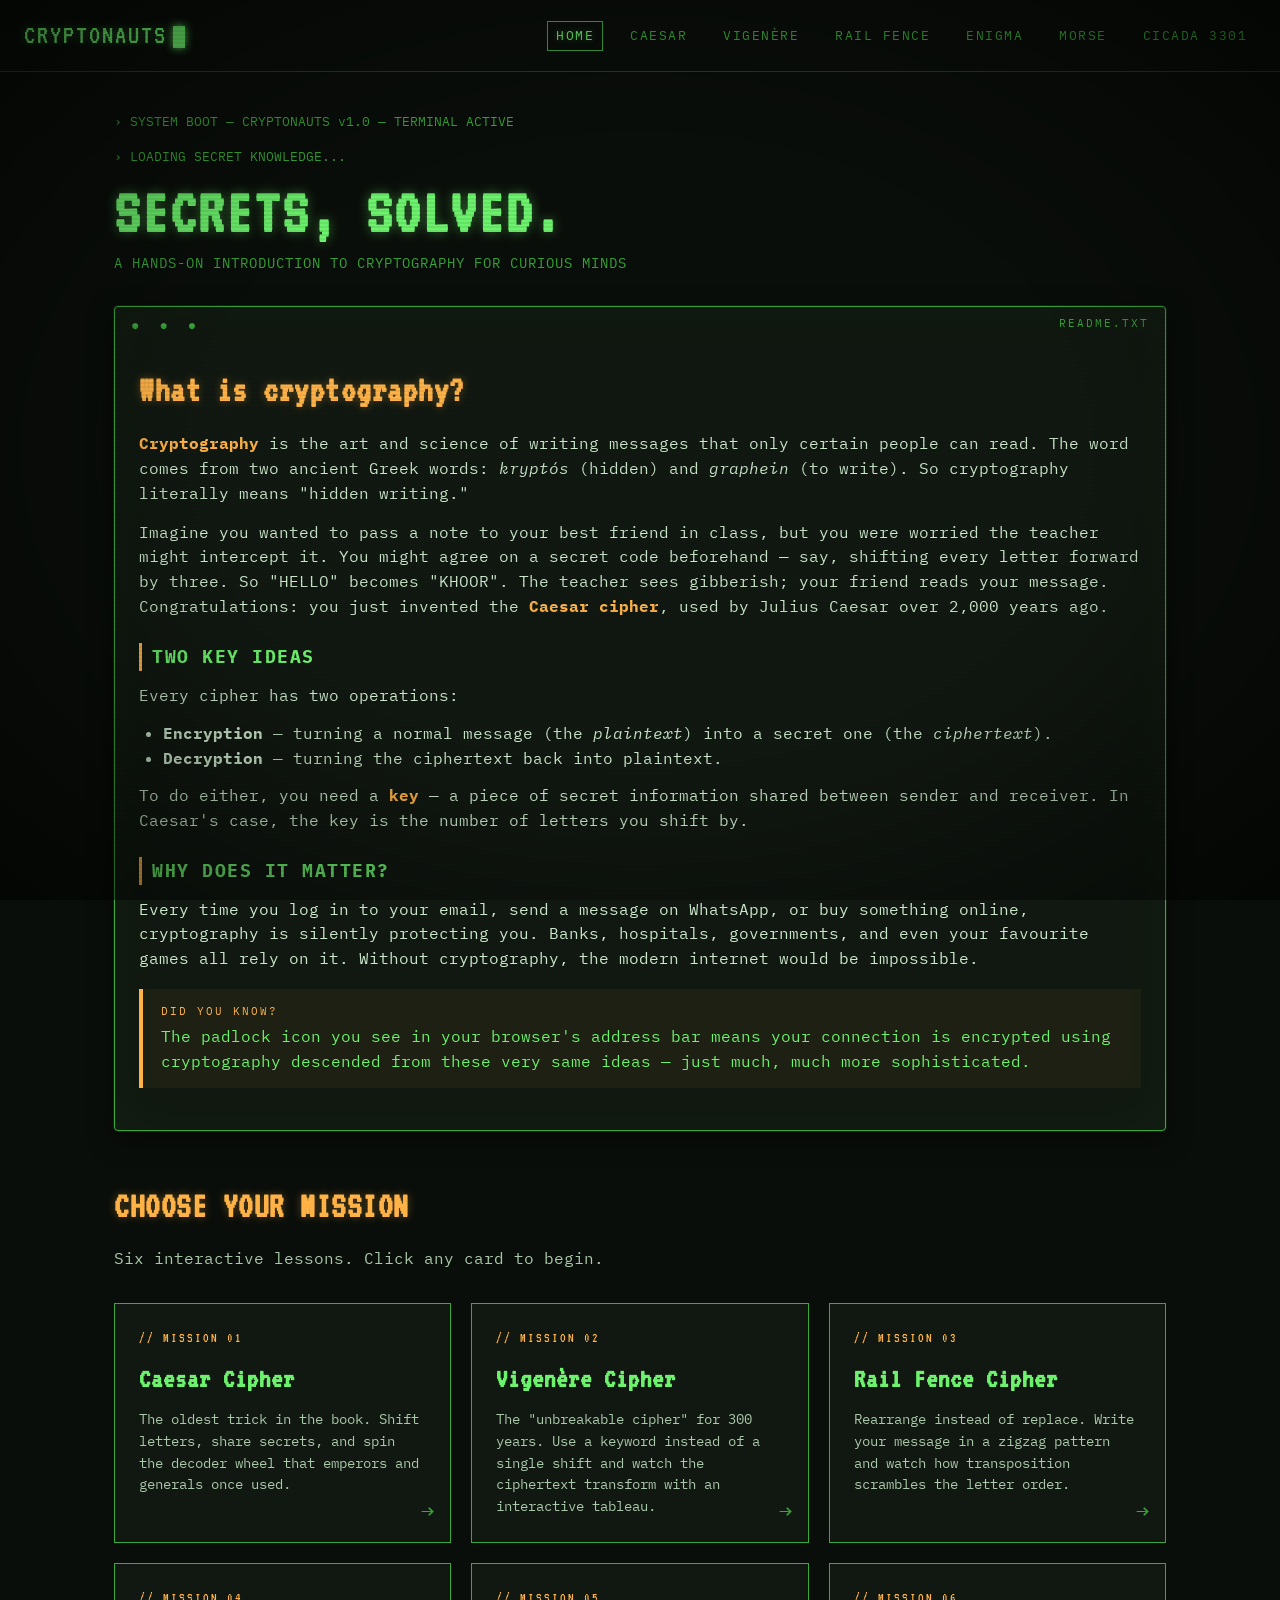
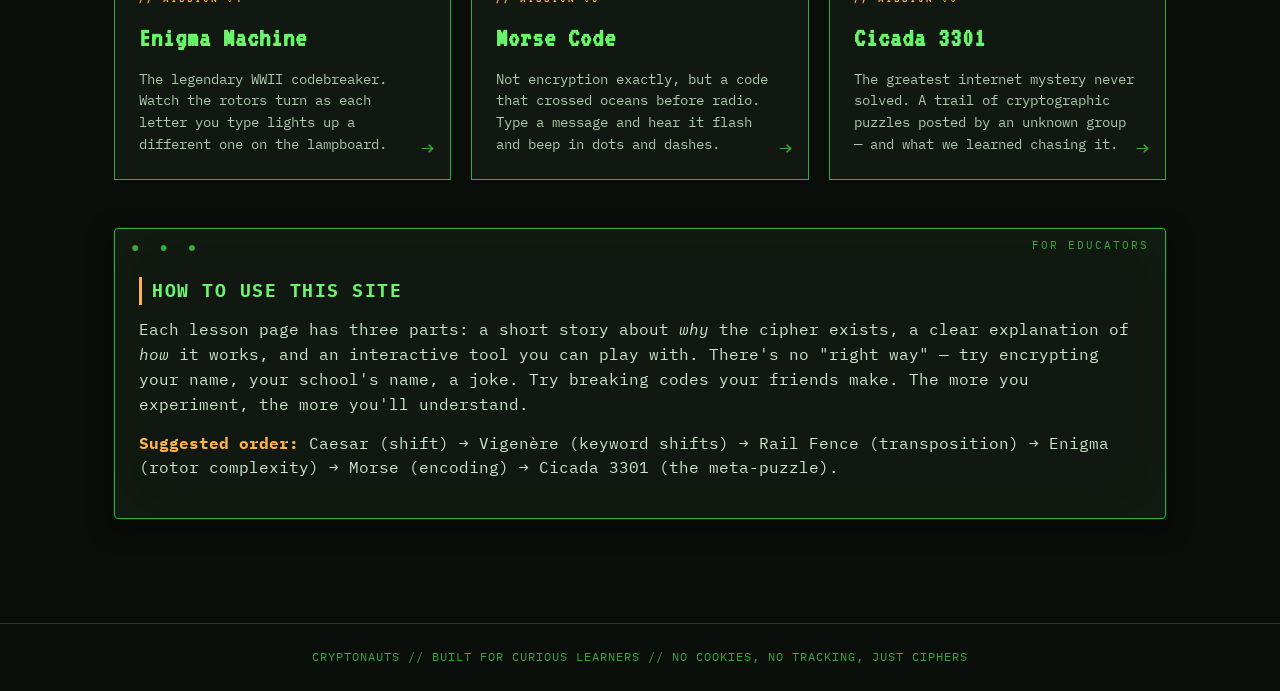
<file: index.html>
<!DOCTYPE html>
<html lang="en">
<head>
  <meta charset="UTF-8">
  <meta name="viewport" content="width=device-width, initial-scale=1.0">
  <title>CRYPTONAUTS — Learn Cryptography</title>
  <link rel="stylesheet" href="styles.css">
</head>
<body>

<nav class="topnav">
  <a href="index.html" class="brand">CRYPTONAUTS<span class="blink"></span></a>
  <div class="nav-links">
    <a href="index.html" class="active">HOME</a>
    <a href="caesar.html">CAESAR</a>
    <a href="vigenere.html">VIGENÈRE</a>
    <a href="railfence.html">RAIL FENCE</a>
    <a href="enigma.html">ENIGMA</a>
    <a href="morse.html">MORSE</a>
    <a href="cicada.html">CICADA 3301</a>
  </div>
</nav>

<div class="container">

  <div class="boot-line" style="animation-delay: 0s">
    <p style="color: var(--phosphor-dim); font-size: 13px;">› SYSTEM BOOT — CRYPTONAUTS v1.0 — TERMINAL ACTIVE</p>
  </div>
  <div class="boot-line" style="animation-delay: 0.3s">
    <p style="color: var(--phosphor-dim); font-size: 13px;">› LOADING SECRET KNOWLEDGE...</p>
  </div>
  <div class="boot-line" style="animation-delay: 0.6s">
    <h1 class="page-title">SECRETS, SOLVED.</h1>
    <p class="page-subtitle">A HANDS-ON INTRODUCTION TO CRYPTOGRAPHY FOR CURIOUS MINDS</p>
  </div>

  <div class="terminal boot-line" style="animation-delay: 0.9s">
    <span class="terminal-label">README.TXT</span>
    <div class="terminal-body">
      <h2>What is cryptography?</h2>
      <p><strong>Cryptography</strong> is the art and science of writing messages that only certain people can read. The word comes from two ancient Greek words: <em>kryptós</em> (hidden) and <em>graphein</em> (to write). So cryptography literally means "hidden writing."</p>

      <p>Imagine you wanted to pass a note to your best friend in class, but you were worried the teacher might intercept it. You might agree on a secret code beforehand — say, shifting every letter forward by three. So "HELLO" becomes "KHOOR". The teacher sees gibberish; your friend reads your message. Congratulations: you just invented the <strong>Caesar cipher</strong>, used by Julius Caesar over 2,000 years ago.</p>

      <h3>Two key ideas</h3>
      <p>Every cipher has two operations:</p>
      <ul style="margin-left: 24px; color: #cce8cc;">
        <li><strong>Encryption</strong> — turning a normal message (the <em>plaintext</em>) into a secret one (the <em>ciphertext</em>).</li>
        <li><strong>Decryption</strong> — turning the ciphertext back into plaintext.</li>
      </ul>
      <p style="margin-top: 12px;">To do either, you need a <strong>key</strong> — a piece of secret information shared between sender and receiver. In Caesar's case, the key is the number of letters you shift by.</p>

      <h3>Why does it matter?</h3>
      <p>Every time you log in to your email, send a message on WhatsApp, or buy something online, cryptography is silently protecting you. Banks, hospitals, governments, and even your favourite games all rely on it. Without cryptography, the modern internet would be impossible.</p>

      <div class="info-box">
        <div class="info-label">DID YOU KNOW?</div>
        The padlock icon you see in your browser's address bar means your connection is encrypted using cryptography descended from these very same ideas — just much, much more sophisticated.
      </div>
    </div>
  </div>

  <h2 style="margin-top: 48px;">CHOOSE YOUR MISSION</h2>
  <p style="color: #aac8aa;">Six interactive lessons. Click any card to begin.</p>

  <div class="lesson-grid">
    <a href="caesar.html" class="lesson-card">
      <div class="num">// MISSION 01</div>
      <h3>Caesar Cipher</h3>
      <p>The oldest trick in the book. Shift letters, share secrets, and spin the decoder wheel that emperors and generals once used.</p>
    </a>

    <a href="vigenere.html" class="lesson-card">
      <div class="num">// MISSION 02</div>
      <h3>Vigenère Cipher</h3>
      <p>The "unbreakable cipher" for 300 years. Use a keyword instead of a single shift and watch the ciphertext transform with an interactive tableau.</p>
    </a>

    <a href="railfence.html" class="lesson-card">
      <div class="num">// MISSION 03</div>
      <h3>Rail Fence Cipher</h3>
      <p>Rearrange instead of replace. Write your message in a zigzag pattern and watch how transposition scrambles the letter order.</p>
    </a>

    <a href="enigma.html" class="lesson-card">
      <div class="num">// MISSION 04</div>
      <h3>Enigma Machine</h3>
      <p>The legendary WWII codebreaker. Watch the rotors turn as each letter you type lights up a different one on the lampboard.</p>
    </a>

    <a href="morse.html" class="lesson-card">
      <div class="num">// MISSION 05</div>
      <h3>Morse Code</h3>
      <p>Not encryption exactly, but a code that crossed oceans before radio. Type a message and hear it flash and beep in dots and dashes.</p>
    </a>

    <a href="cicada.html" class="lesson-card glitch">
      <div class="num">// MISSION 06</div>
      <h3>Cicada 3301</h3>
      <p>The greatest internet mystery never solved. A trail of cryptographic puzzles posted by an unknown group — and what we learned chasing it.</p>
    </a>
  </div>

  <div class="terminal" style="margin-top: 48px;">
    <span class="terminal-label">FOR EDUCATORS</span>
    <div class="terminal-body">
      <h3>How to use this site</h3>
      <p>Each lesson page has three parts: a short story about <em>why</em> the cipher exists, a clear explanation of <em>how</em> it works, and an interactive tool you can play with. There's no "right way" — try encrypting your name, your school's name, a joke. Try breaking codes your friends make. The more you experiment, the more you'll understand.</p>
      <p><strong>Suggested order:</strong> Caesar (shift) → Vigenère (keyword shifts) → Rail Fence (transposition) → Enigma (rotor complexity) → Morse (encoding) → Cicada 3301 (the meta-puzzle).</p>
    </div>
  </div>

</div>

<footer>
  CRYPTONAUTS // BUILT FOR CURIOUS LEARNERS // NO COOKIES, NO TRACKING, JUST CIPHERS
</footer>

</body>
</html>
</file>
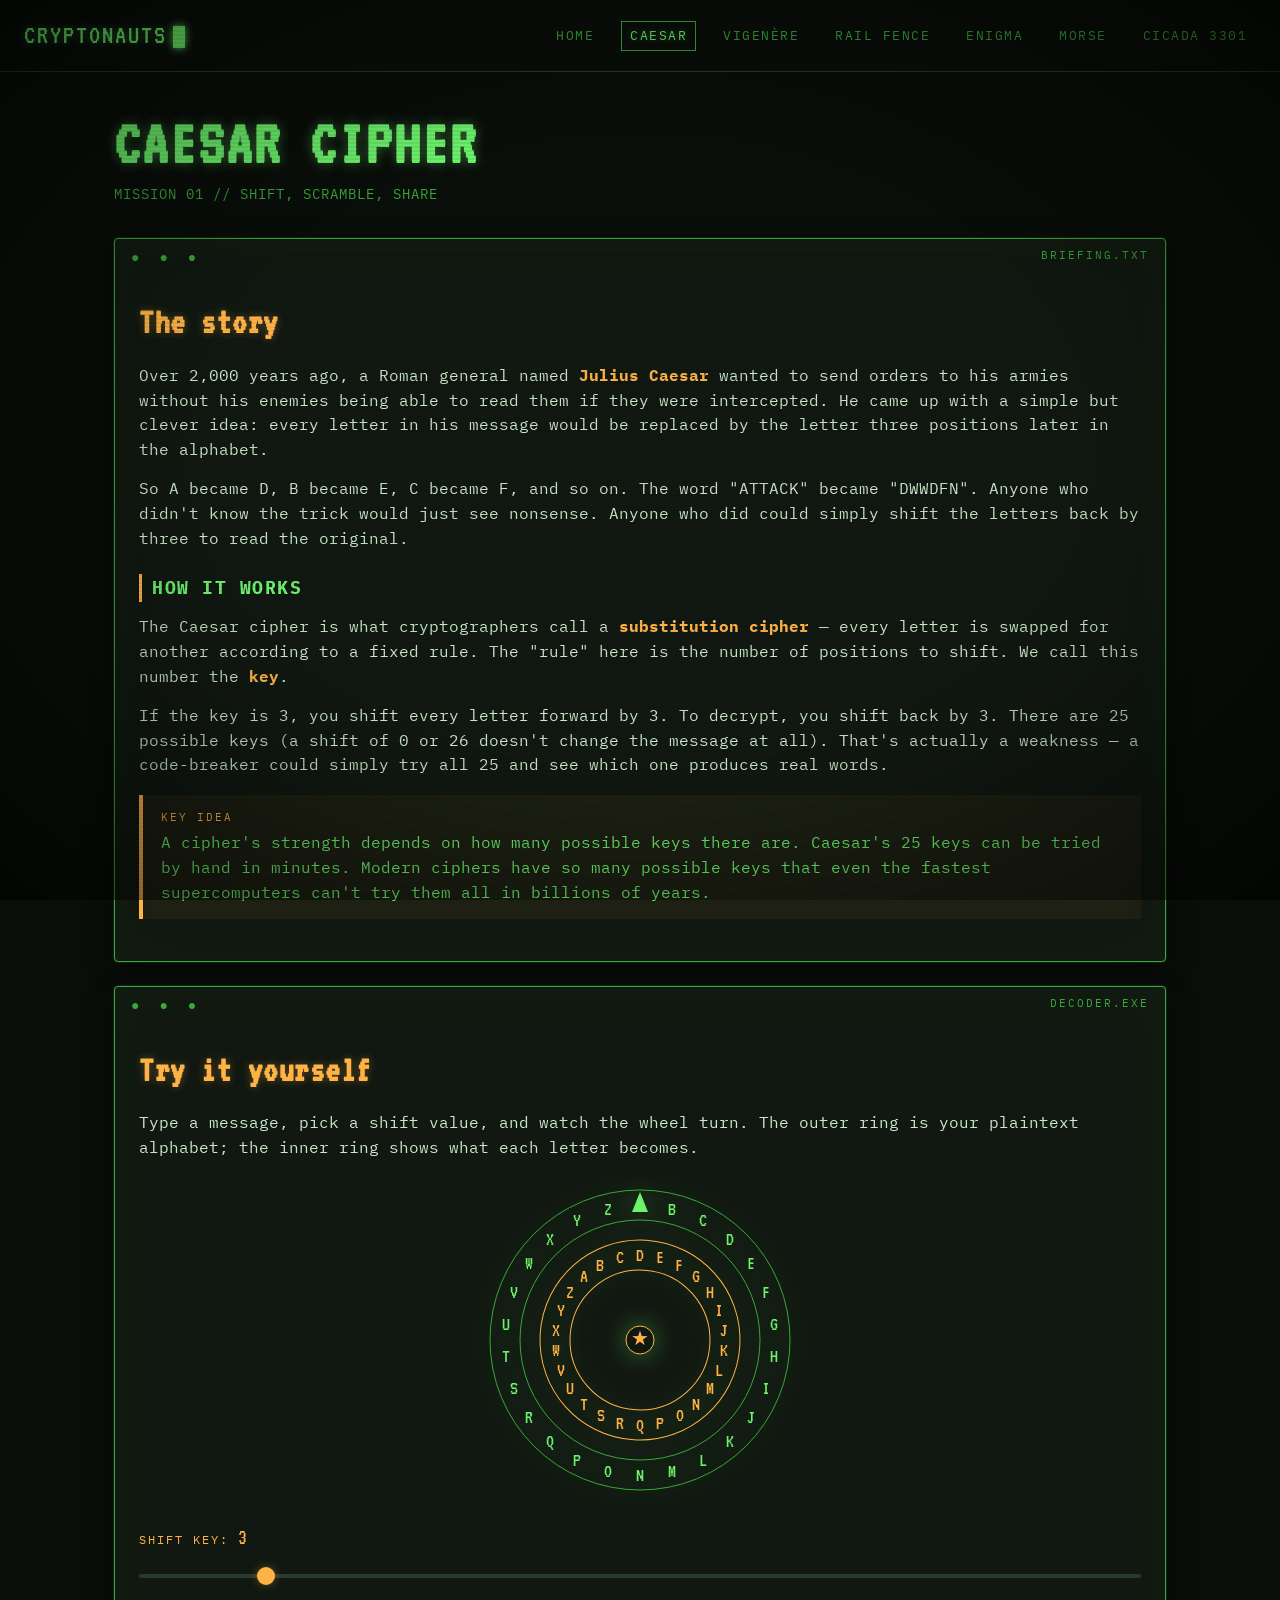
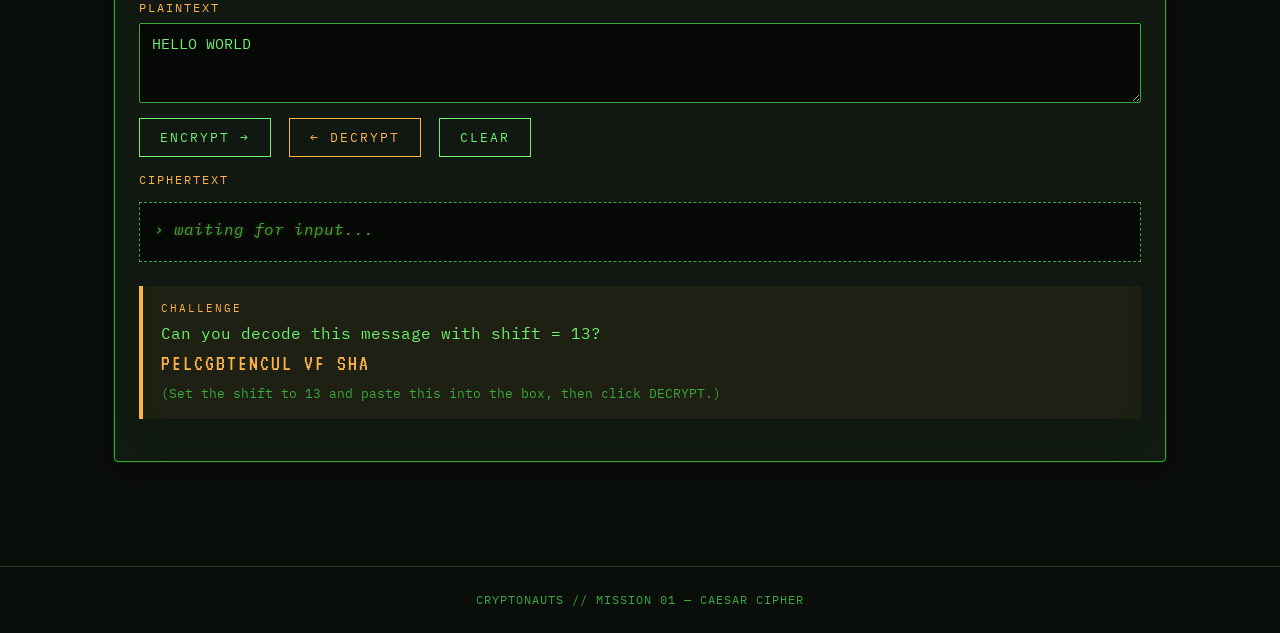
<file: caesar.html>
<!DOCTYPE html>
<html lang="en">
<head>
  <meta charset="UTF-8">
  <meta name="viewport" content="width=device-width, initial-scale=1.0">
  <title>Caesar Cipher — CRYPTONAUTS</title>
  <link rel="stylesheet" href="styles.css">
</head>
<body>

<nav class="topnav">
  <a href="index.html" class="brand">CRYPTONAUTS<span class="blink"></span></a>
  <div class="nav-links">
    <a href="index.html">HOME</a>
    <a href="caesar.html" class="active">CAESAR</a>
    <a href="vigenere.html">VIGENÈRE</a>
    <a href="railfence.html">RAIL FENCE</a>
    <a href="enigma.html">ENIGMA</a>
    <a href="morse.html">MORSE</a>
    <a href="cicada.html">CICADA 3301</a>
  </div>
</nav>

<div class="container">

  <h1 class="page-title">CAESAR CIPHER</h1>
  <p class="page-subtitle">MISSION 01 // SHIFT, SCRAMBLE, SHARE</p>

  <div class="terminal">
    <span class="terminal-label">BRIEFING.TXT</span>
    <div class="terminal-body">
      <h2>The story</h2>
      <p>Over 2,000 years ago, a Roman general named <strong>Julius Caesar</strong> wanted to send orders to his armies without his enemies being able to read them if they were intercepted. He came up with a simple but clever idea: every letter in his message would be replaced by the letter three positions later in the alphabet.</p>
      <p>So A became D, B became E, C became F, and so on. The word "ATTACK" became "DWWDFN". Anyone who didn't know the trick would just see nonsense. Anyone who did could simply shift the letters back by three to read the original.</p>

      <h3>How it works</h3>
      <p>The Caesar cipher is what cryptographers call a <strong>substitution cipher</strong> — every letter is swapped for another according to a fixed rule. The "rule" here is the number of positions to shift. We call this number the <strong>key</strong>.</p>
      <p>If the key is 3, you shift every letter forward by 3. To decrypt, you shift back by 3. There are 25 possible keys (a shift of 0 or 26 doesn't change the message at all). That's actually a weakness — a code-breaker could simply try all 25 and see which one produces real words.</p>

      <div class="info-box">
        <div class="info-label">KEY IDEA</div>
        A cipher's strength depends on how many possible keys there are. Caesar's 25 keys can be tried by hand in minutes. Modern ciphers have so many possible keys that even the fastest supercomputers can't try them all in billions of years.
      </div>
    </div>
  </div>

  <div class="terminal">
    <span class="terminal-label">DECODER.EXE</span>
    <div class="terminal-body">
      <h2>Try it yourself</h2>
      <p>Type a message, pick a shift value, and watch the wheel turn. The outer ring is your plaintext alphabet; the inner ring shows what each letter becomes.</p>

      <div class="wheel-wrap">
        <div class="wheel">
          <svg viewBox="-160 -160 320 320" xmlns="http://www.w3.org/2000/svg">
            <!-- Outer ring (fixed, plaintext) -->
            <circle cx="0" cy="0" r="150" fill="none" stroke="var(--phosphor-dim)" stroke-width="1"/>
            <circle cx="0" cy="0" r="120" fill="none" stroke="var(--phosphor-dim)" stroke-width="1"/>
            <g id="outer-ring"></g>
            <!-- Inner rotating ring (ciphertext) -->
            <g class="inner" id="inner-ring">
              <circle cx="0" cy="0" r="100" fill="none" stroke="var(--amber)" stroke-width="1"/>
              <circle cx="0" cy="0" r="70" fill="none" stroke="var(--amber)" stroke-width="1"/>
              <g id="inner-letters"></g>
            </g>
            <!-- Center marker -->
            <circle cx="0" cy="0" r="14" fill="var(--bg-soft)" stroke="var(--amber)"/>
            <text x="0" y="5" text-anchor="middle" font-family="VT323" font-size="20" fill="var(--amber)">★</text>
            <!-- Top indicator arrow -->
            <polygon points="0,-148 -8,-128 8,-128" fill="var(--phosphor)"/>
          </svg>
        </div>
      </div>

      <label for="caesar-shift">SHIFT KEY: <span id="shift-val" style="color: var(--amber); font-family: var(--display); font-size: 22px;">3</span></label>
      <input type="range" id="caesar-shift" min="0" max="25" value="3">

      <label for="caesar-input">PLAINTEXT</label>
      <textarea id="caesar-input" placeholder="Type your secret message here...">HELLO WORLD</textarea>

      <button id="caesar-encrypt-btn">ENCRYPT →</button>
      <button id="caesar-decrypt-btn" class="amber">← DECRYPT</button>
      <button id="caesar-clear-btn">CLEAR</button>

      <label>CIPHERTEXT</label>
      <div id="caesar-output" class="output"></div>

      <div class="info-box" style="margin-top: 24px;">
        <div class="info-label">CHALLENGE</div>
        Can you decode this message with shift = 13?<br>
        <span style="color: var(--amber); font-family: var(--display); font-size: 22px; letter-spacing: 2px;">PELCGBTENCUL VF SHA</span><br>
        <small style="color: var(--phosphor-dim);">(Set the shift to 13 and paste this into the box, then click DECRYPT.)</small>
      </div>
    </div>
  </div>

</div>

<footer>CRYPTONAUTS // MISSION 01 — CAESAR CIPHER</footer>

<script src="script.js"></script>
<script>
  initCaesarPage();
</script>
</body>
</html>
</file>
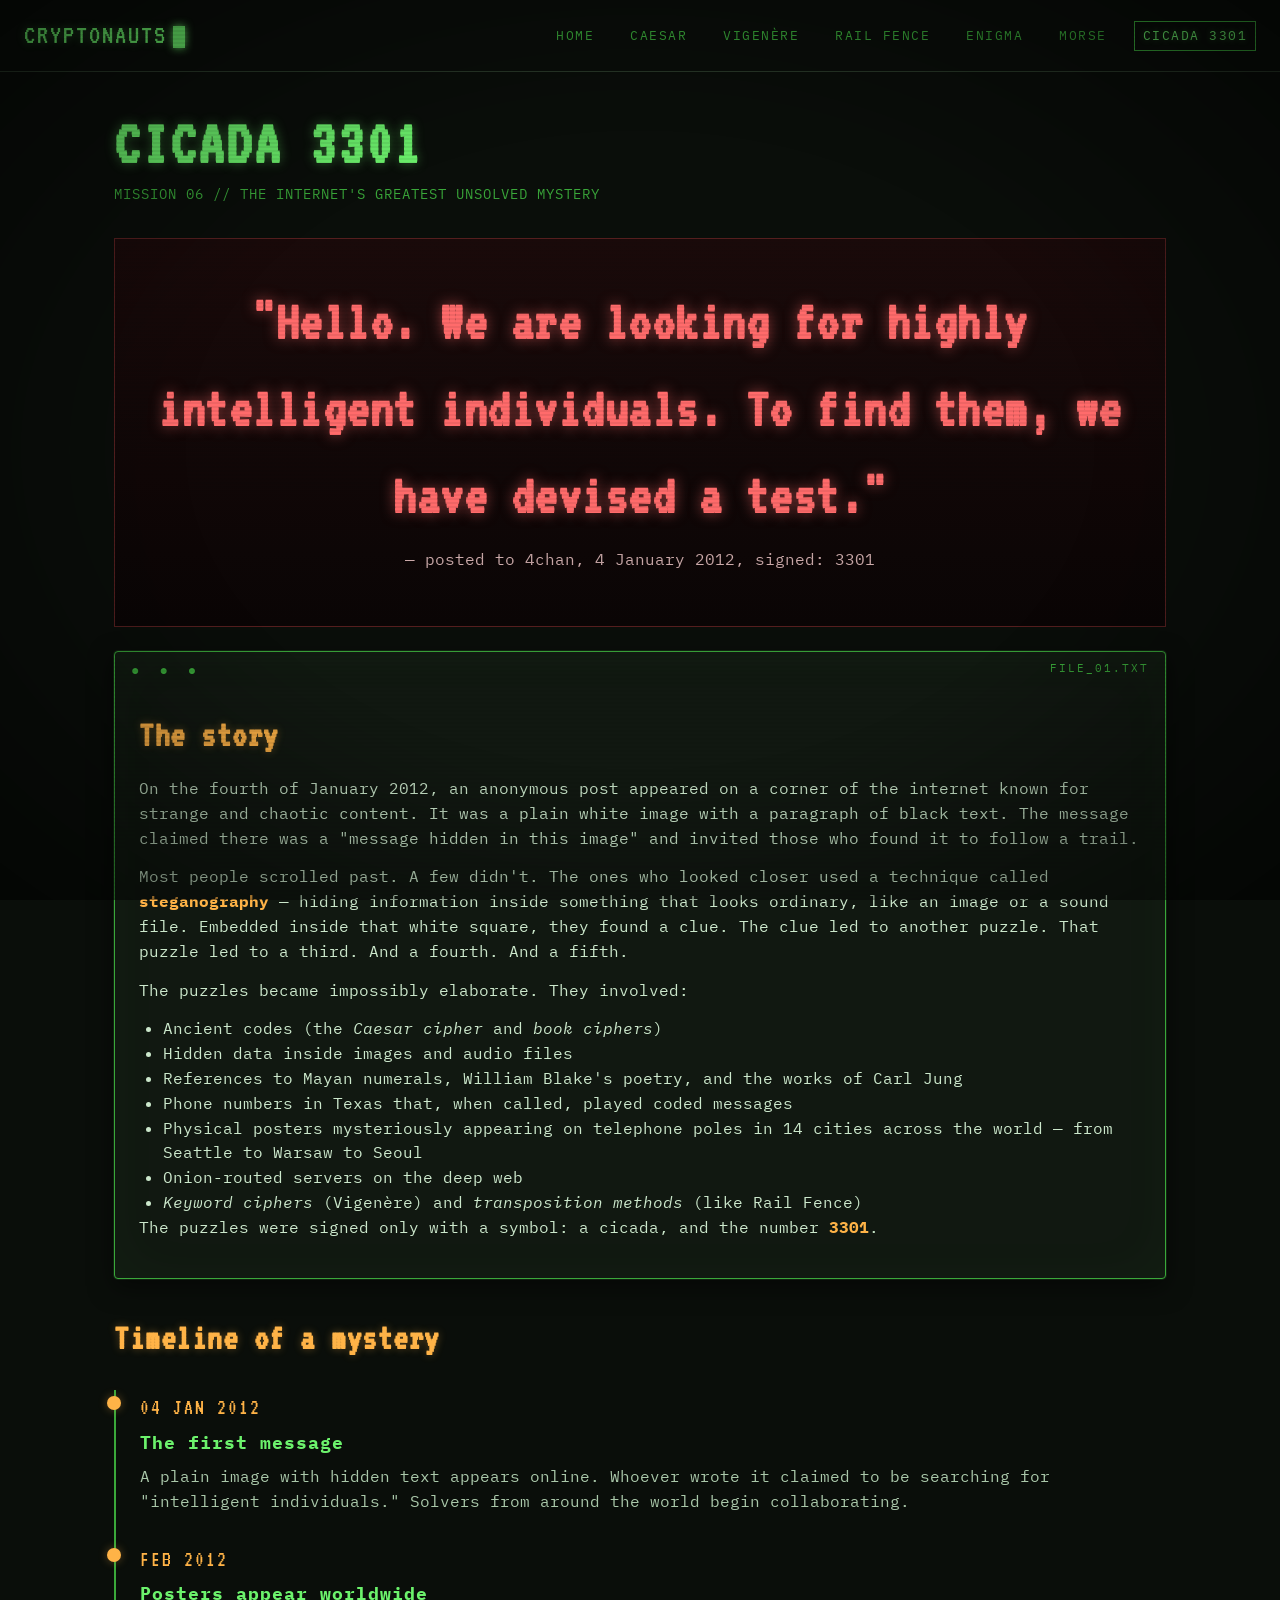
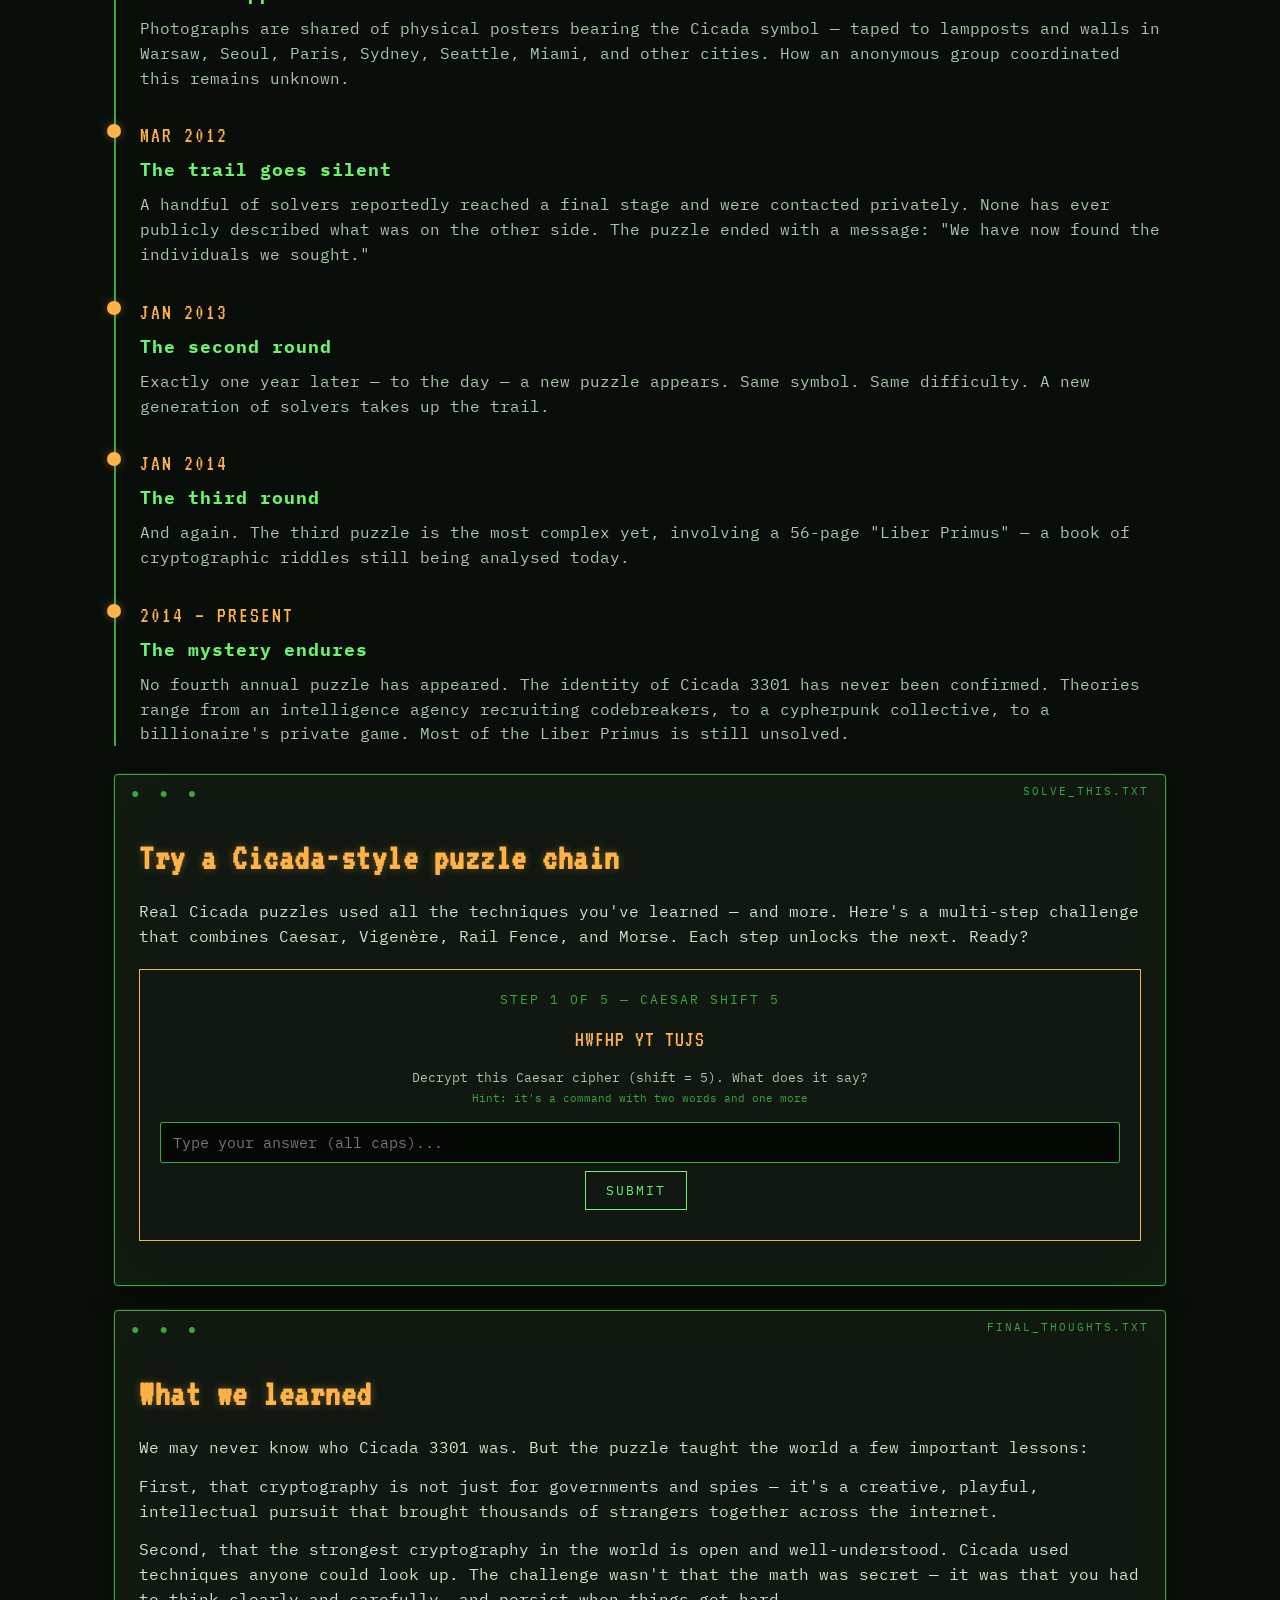
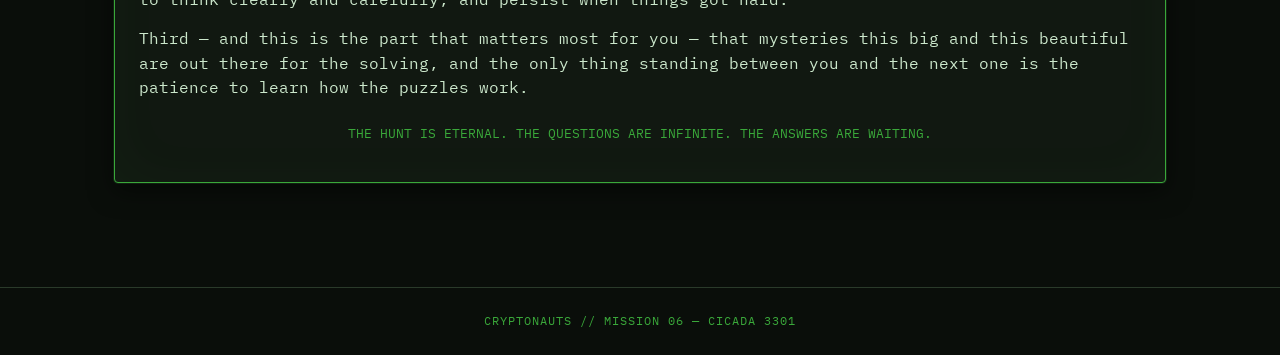
<file: cicada.html>
<!DOCTYPE html>
<html lang="en">
<head>
  <meta charset="UTF-8">
  <meta name="viewport" content="width=device-width, initial-scale=1.0">
  <title>Cicada 3301 — CRYPTONAUTS</title>
  <link rel="stylesheet" href="styles.css">
</head>
<body>

<nav class="topnav">
  <a href="index.html" class="brand">CRYPTONAUTS<span class="blink"></span></a>
  <div class="nav-links">
    <a href="index.html">HOME</a>
    <a href="caesar.html">CAESAR</a>
    <a href="vigenere.html">VIGENÈRE</a>
    <a href="railfence.html">RAIL FENCE</a>
    <a href="enigma.html">ENIGMA</a>
    <a href="morse.html">MORSE</a>
    <a href="cicada.html" class="active">CICADA 3301</a>
  </div>
</nav>

<div class="container">

  <h1 class="page-title glitch">CICADA 3301</h1>
  <p class="page-subtitle">MISSION 06 // THE INTERNET'S GREATEST UNSOLVED MYSTERY</p>

  <div class="cicada-banner">
    <h2>"Hello. We are looking for highly intelligent individuals. To find them, we have devised a test."</h2>
    <p>— posted to 4chan, 4 January 2012, signed: 3301</p>
  </div>

  <div class="terminal">
    <span class="terminal-label">FILE_01.TXT</span>
    <div class="terminal-body">
      <h2>The story</h2>
      <p>On the fourth of January 2012, an anonymous post appeared on a corner of the internet known for strange and chaotic content. It was a plain white image with a paragraph of black text. The message claimed there was a "message hidden in this image" and invited those who found it to follow a trail.</p>
      <p>Most people scrolled past. A few didn't. The ones who looked closer used a technique called <strong>steganography</strong> — hiding information inside something that looks ordinary, like an image or a sound file. Embedded inside that white square, they found a clue. The clue led to another puzzle. That puzzle led to a third. And a fourth. And a fifth.</p>
      <p>The puzzles became impossibly elaborate. They involved:</p>
      <ul style="margin-left: 24px; color: #cce8cc;">
        <li>Ancient codes (the <em>Caesar cipher</em> and <em>book ciphers</em>)</li>
        <li>Hidden data inside images and audio files</li>
        <li>References to Mayan numerals, William Blake's poetry, and the works of Carl Jung</li>
        <li>Phone numbers in Texas that, when called, played coded messages</li>
        <li>Physical posters mysteriously appearing on telephone poles in 14 cities across the world — from Seattle to Warsaw to Seoul</li>
        <li>Onion-routed servers on the deep web</li>
        <li><em>Keyword ciphers</em> (Vigenère) and <em>transposition methods</em> (like Rail Fence)</li>
      </ul>
      <p>The puzzles were signed only with a symbol: a cicada, and the number <strong>3301</strong>.</p>
    </div>
  </div>

  <h2>Timeline of a mystery</h2>
  <div class="timeline">
    <div class="timeline-item">
      <div class="timeline-date">04 JAN 2012</div>
      <h4>The first message</h4>
      <p>A plain image with hidden text appears online. Whoever wrote it claimed to be searching for "intelligent individuals." Solvers from around the world begin collaborating.</p>
    </div>
    <div class="timeline-item">
      <div class="timeline-date">FEB 2012</div>
      <h4>Posters appear worldwide</h4>
      <p>Photographs are shared of physical posters bearing the Cicada symbol — taped to lampposts and walls in Warsaw, Seoul, Paris, Sydney, Seattle, Miami, and other cities. How an anonymous group coordinated this remains unknown.</p>
    </div>
    <div class="timeline-item">
      <div class="timeline-date">MAR 2012</div>
      <h4>The trail goes silent</h4>
      <p>A handful of solvers reportedly reached a final stage and were contacted privately. None has ever publicly described what was on the other side. The puzzle ended with a message: "We have now found the individuals we sought."</p>
    </div>
    <div class="timeline-item">
      <div class="timeline-date">JAN 2013</div>
      <h4>The second round</h4>
      <p>Exactly one year later — to the day — a new puzzle appears. Same symbol. Same difficulty. A new generation of solvers takes up the trail.</p>
    </div>
    <div class="timeline-item">
      <div class="timeline-date">JAN 2014</div>
      <h4>The third round</h4>
      <p>And again. The third puzzle is the most complex yet, involving a 56-page "Liber Primus" — a book of cryptographic riddles still being analysed today.</p>
    </div>
    <div class="timeline-item">
      <div class="timeline-date">2014 — PRESENT</div>
      <h4>The mystery endures</h4>
      <p>No fourth annual puzzle has appeared. The identity of Cicada 3301 has never been confirmed. Theories range from an intelligence agency recruiting codebreakers, to a cypherpunk collective, to a billionaire's private game. Most of the Liber Primus is still unsolved.</p>
    </div>
  </div>

  <div class="terminal">
    <span class="terminal-label">SOLVE_THIS.TXT</span>
    <div class="terminal-body">
      <h2>Try a Cicada-style puzzle chain</h2>
      <p>Real Cicada puzzles used all the techniques you've learned — and more. Here's a multi-step challenge that combines Caesar, Vigenère, Rail Fence, and Morse. Each step unlocks the next. Ready?</p>

      <!-- STEP 1: CAESAR CIPHER -->
      <div class="puzzle-box">
        <div style="color: var(--phosphor-dim); font-size: 13px; letter-spacing: 2px;">STEP 1 OF 5 — CAESAR SHIFT 5</div>
        <div class="clue">HWFHP YT TUJS</div>
        <p style="color: #aac8aa; font-size: 13px;">Decrypt this Caesar cipher (shift = 5). What does it say? <br><small style="color: var(--phosphor-dim);">Hint: it's a command with two words and one more</small></p>
        <input type="text" id="puzzle-step-1" placeholder="Type your answer (all caps)...">
        <button onclick="checkPuzzle(1)">SUBMIT</button>
        <div id="puzzle-1-feedback" style="margin-top: 10px;"></div>
      </div>

      <!-- STEP 2: RAIL FENCE DECRYPTION -->
      <div class="puzzle-box" id="puzzle-box-2" style="display: none;">
        <div style="color: var(--phosphor-dim); font-size: 13px; letter-spacing: 2px;">STEP 2 OF 5 — RAIL FENCE (3 RAILS)</div>
        <div class="clue">CTARPORPYYGH</div>
        <p style="color: #aac8aa; font-size: 13px;">Decrypt this using 3 rails. The answer is something you've seen before in one of the lessons.<br><small style="color: var(--phosphor-dim);">Hint: it's a type of cipher</small></p>
        <input type="text" id="puzzle-step-2" placeholder="Type your answer...">
        <button onclick="checkPuzzle(2)">SUBMIT</button>
        <div id="puzzle-2-feedback" style="margin-top: 10px;"></div>
      </div>

      <!-- STEP 3: VIGENÈRE DECRYPTION -->
      <div class="puzzle-box" id="puzzle-box-3" style="display: none;">
        <div style="color: var(--phosphor-dim); font-size: 13px; letter-spacing: 2px;">STEP 3 OF 5 — VIGENÈRE (KEYWORD = ENIGMA)</div>
        <div class="clue">WBTBUNK PQVTEV</div>
        <p style="color: #aac8aa; font-size: 13px;">Decrypt using the keyword ENIGMA. The answer is a two-word phrase about what you're doing right now.<br><small style="color: var(--phosphor-dim);">Hint: _____ CIPHER</small></p>
        <input type="text" id="puzzle-step-3" placeholder="Type your answer...">
        <button onclick="checkPuzzle(3)">SUBMIT</button>
        <div id="puzzle-3-feedback" style="margin-top: 10px;"></div>
      </div>

      <!-- STEP 4: MORSE CODE -->
      <div class="puzzle-box" id="puzzle-box-4" style="display: none;">
        <div style="color: var(--phosphor-dim); font-size: 13px; letter-spacing: 2px;">STEP 4 OF 5 — MORSE CODE</div>
        <div class="clue" style="font-family: var(--display); letter-spacing: 4px;">- .... . / -.- . -.-- / .. ... / ... .. -..- - . . -.</div>
        <p style="color: #aac8aa; font-size: 13px;">Decode this Morse. It's an answer you might already know. What's the last word?<br><small style="color: var(--phosphor-dim);">Hint: think about numbers</small></p>
        <input type="text" id="puzzle-step-4" placeholder="Type the last word (all caps)...">
        <button onclick="checkPuzzle(4)">SUBMIT</button>
        <div id="puzzle-4-feedback" style="margin-top: 10px;"></div>
      </div>

      <!-- STEP 5: FINAL CALCULATION -->
      <div class="puzzle-box" id="puzzle-box-5" style="display: none;">
        <div style="color: var(--phosphor-dim); font-size: 13px; letter-spacing: 2px;">STEP 5 OF 5 — FINAL CALCULATION</div>
        <p style="color: #aac8aa;">You've collected answers from all the major ciphers. Now combine them:</p>
        <p style="color: #aac8aa; margin-top: 12px;">From Step 1, you got a 4-letter word (DECRYPT the Caesar to get a number: count its letters).<br>
        From Step 2, CRYPTOGRAPHY has how many letters total?<br>
        From Step 4, SIXTEEN as a number = 16.</p>
        <p style="color: #aac8aa; margin-top: 12px;">Multiply all three: (Step1 length) × (CRYPTOGRAPHY length) × 16 = ?</p>
        <input type="text" id="puzzle-step-5" placeholder="Type a number...">
        <button onclick="checkPuzzle(5)">SUBMIT</button>
        <div id="puzzle-5-feedback" style="margin-top: 10px;"></div>
      </div>

      <!-- FINAL SUCCESS -->
      <div class="puzzle-box" id="puzzle-final" style="display: none; border-color: var(--phosphor);">
        <div style="color: var(--phosphor); font-size: 13px; letter-spacing: 2px;">// TRANSMISSION COMPLETE //</div>
        <div class="clue" style="color: var(--phosphor);">WELCOME, CRYPTONAUT.<br>YOU FOUND THE END OF OUR TRAIL.</div>
        <p style="color: #aac8aa;">You just solved a chain of cryptographic puzzles using FIVE different techniques: Caesar, Vigenère, Rail Fence, Morse, and mathematics. This is exactly what thousands of solvers around the world attempted to do in 2012 when Cicada 3301 posted its first challenge.</p>
        <p style="color: #aac8aa; margin-top: 12px;">Real Cicada puzzles were much harder, and the chain was much longer. But you now understand the fundamental idea: <strong>cryptography is a series of techniques layered on top of each other, each one adding a new level of difficulty.</strong></p>
        <p style="color: var(--amber); font-family: var(--display); font-size: 24px; text-align: center; margin-top: 32px;">⌐□_□ → ◓_◓</p>
      </div>
    </div>
  </div>

  <div class="terminal">
    <span class="terminal-label">FINAL_THOUGHTS.TXT</span>
    <div class="terminal-body">
      <h2>What we learned</h2>
      <p>We may never know who Cicada 3301 was. But the puzzle taught the world a few important lessons:</p>
      <p>First, that cryptography is not just for governments and spies — it's a creative, playful, intellectual pursuit that brought thousands of strangers together across the internet.</p>
      <p>Second, that the strongest cryptography in the world is open and well-understood. Cicada used techniques anyone could look up. The challenge wasn't that the math was secret — it was that you had to think clearly and carefully, and persist when things got hard.</p>
      <p>Third — and this is the part that matters most for you — that mysteries this big and this beautiful are out there for the solving, and the only thing standing between you and the next one is the patience to learn how the puzzles work.</p>
      <p style="margin-top: 24px; color: var(--phosphor-dim); text-align: center; font-size: 13px;">THE HUNT IS ETERNAL. THE QUESTIONS ARE INFINITE. THE ANSWERS ARE WAITING.</p>
    </div>
  </div>

</div>

<footer>CRYPTONAUTS // MISSION 06 — CICADA 3301</footer>

<script src="script.js"></script>
<script>
  initCicadaPage();
</script>
</body>
</html>
</file>
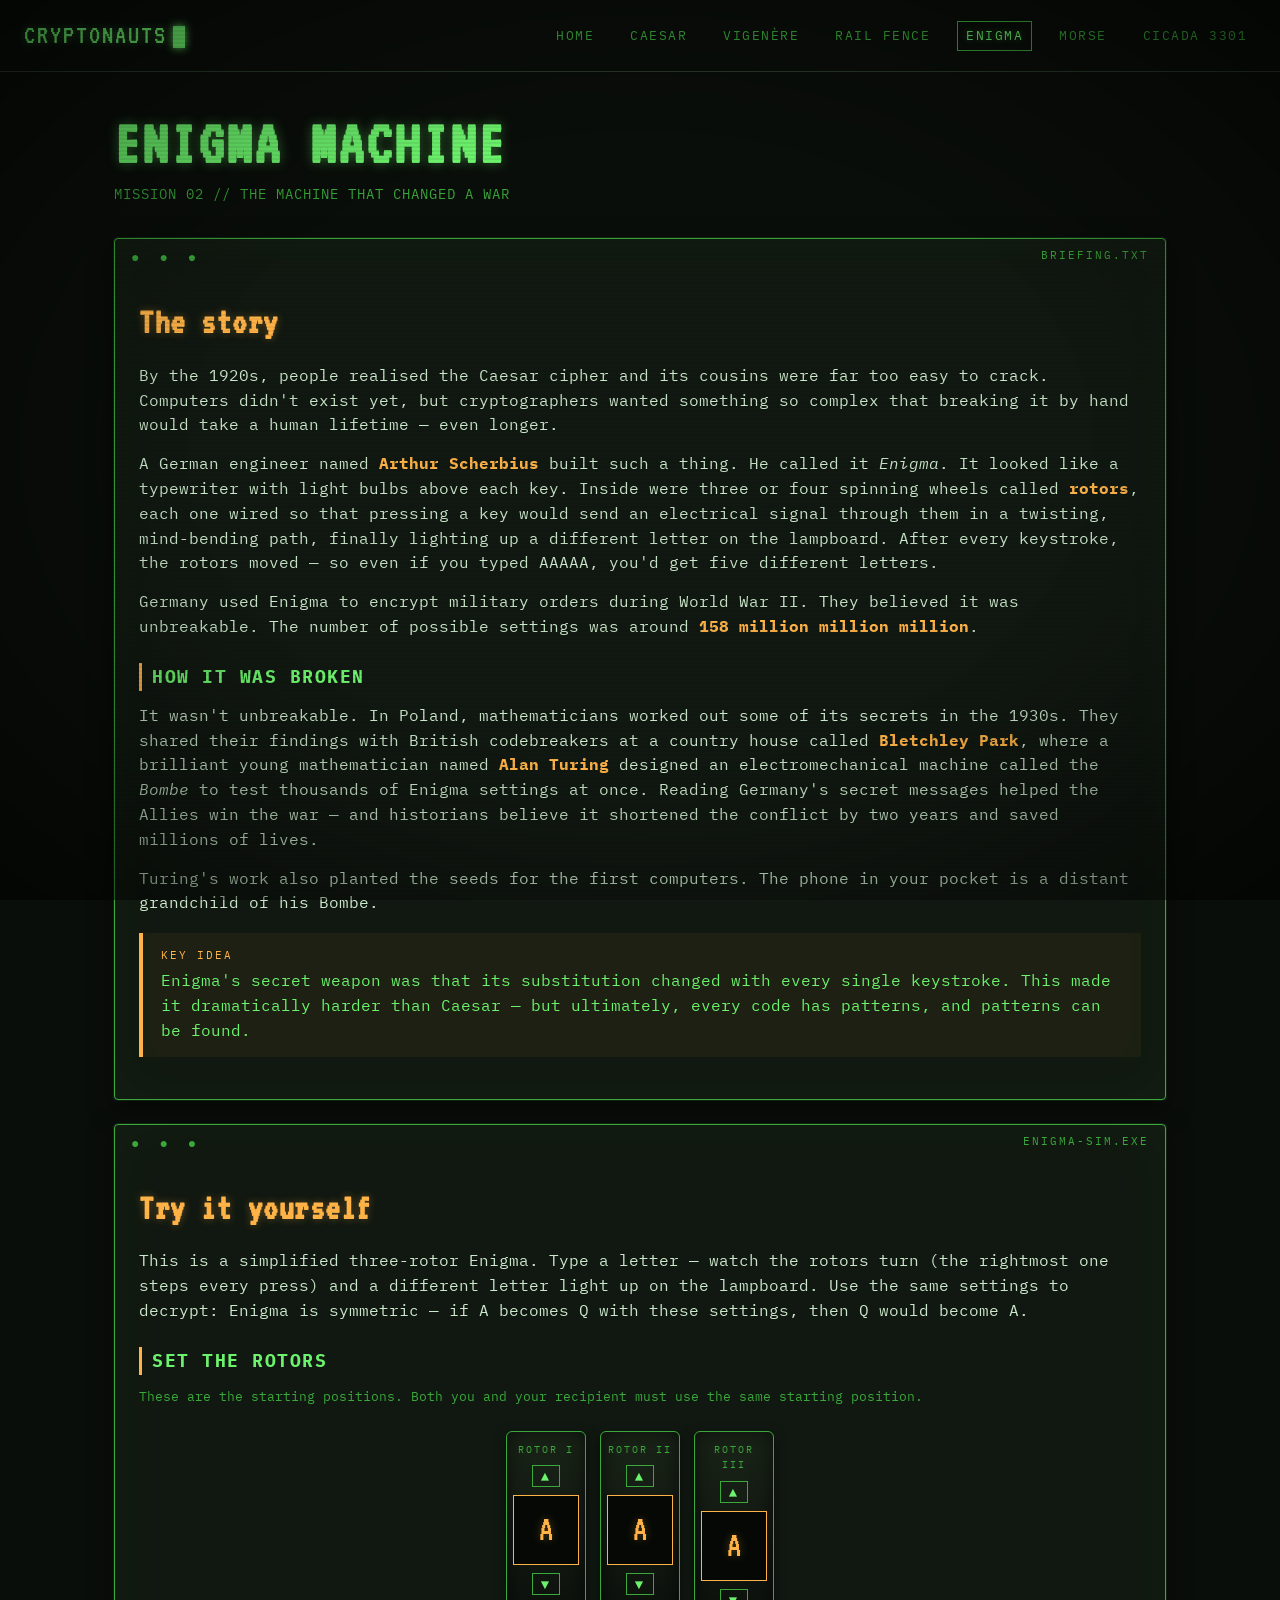
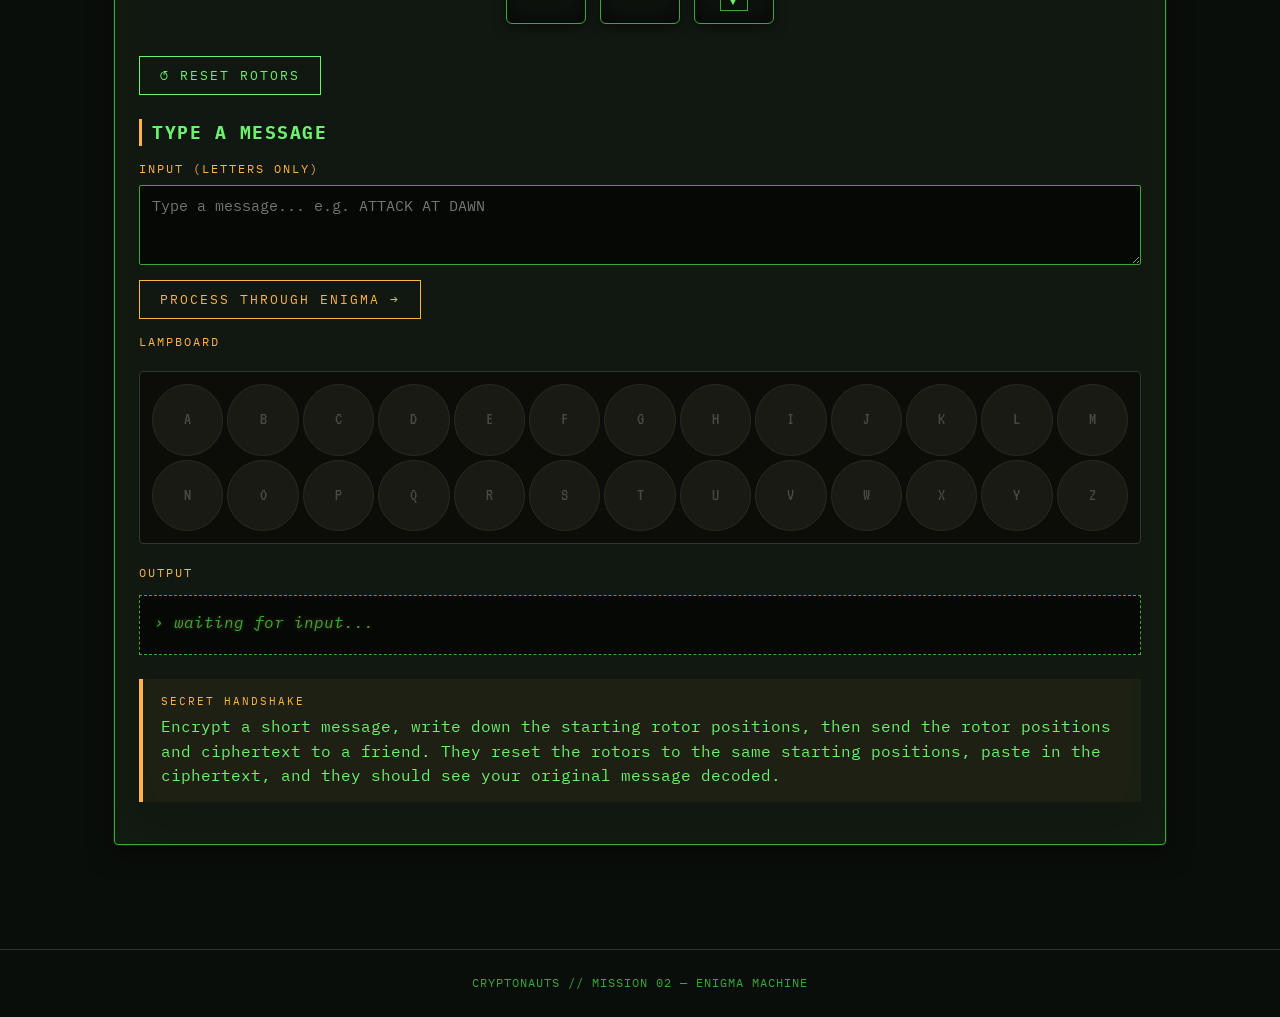
<file: enigma.html>
<!DOCTYPE html>
<html lang="en">
<head>
  <meta charset="UTF-8">
  <meta name="viewport" content="width=device-width, initial-scale=1.0">
  <title>Enigma — CRYPTONAUTS</title>
  <link rel="stylesheet" href="styles.css">
</head>
<body>

<nav class="topnav">
  <a href="index.html" class="brand">CRYPTONAUTS<span class="blink"></span></a>
  <div class="nav-links">
    <a href="index.html">HOME</a>
    <a href="caesar.html">CAESAR</a>
    <a href="vigenere.html">VIGENÈRE</a>
    <a href="railfence.html">RAIL FENCE</a>
    <a href="enigma.html" class="active">ENIGMA</a>
    <a href="morse.html">MORSE</a>
    <a href="cicada.html">CICADA 3301</a>
  </div>
</nav>

<div class="container">

  <h1 class="page-title">ENIGMA MACHINE</h1>
  <p class="page-subtitle">MISSION 02 // THE MACHINE THAT CHANGED A WAR</p>

  <div class="terminal">
    <span class="terminal-label">BRIEFING.TXT</span>
    <div class="terminal-body">
      <h2>The story</h2>
      <p>By the 1920s, people realised the Caesar cipher and its cousins were far too easy to crack. Computers didn't exist yet, but cryptographers wanted something so complex that breaking it by hand would take a human lifetime — even longer.</p>
      <p>A German engineer named <strong>Arthur Scherbius</strong> built such a thing. He called it <em>Enigma</em>. It looked like a typewriter with light bulbs above each key. Inside were three or four spinning wheels called <strong>rotors</strong>, each one wired so that pressing a key would send an electrical signal through them in a twisting, mind-bending path, finally lighting up a different letter on the lampboard. After every keystroke, the rotors moved — so even if you typed AAAAA, you'd get five different letters.</p>
      <p>Germany used Enigma to encrypt military orders during World War II. They believed it was unbreakable. The number of possible settings was around <strong>158 million million million</strong>.</p>

      <h3>How it was broken</h3>
      <p>It wasn't unbreakable. In Poland, mathematicians worked out some of its secrets in the 1930s. They shared their findings with British codebreakers at a country house called <strong>Bletchley Park</strong>, where a brilliant young mathematician named <strong>Alan Turing</strong> designed an electromechanical machine called the <em>Bombe</em> to test thousands of Enigma settings at once. Reading Germany's secret messages helped the Allies win the war — and historians believe it shortened the conflict by two years and saved millions of lives.</p>
      <p>Turing's work also planted the seeds for the first computers. The phone in your pocket is a distant grandchild of his Bombe.</p>

      <div class="info-box">
        <div class="info-label">KEY IDEA</div>
        Enigma's secret weapon was that its substitution changed with every single keystroke. This made it dramatically harder than Caesar — but ultimately, every code has patterns, and patterns can be found.
      </div>
    </div>
  </div>

  <div class="terminal">
    <span class="terminal-label">ENIGMA-SIM.EXE</span>
    <div class="terminal-body">
      <h2>Try it yourself</h2>
      <p>This is a simplified three-rotor Enigma. Type a letter — watch the rotors turn (the rightmost one steps every press) and a different letter light up on the lampboard. Use the same settings to decrypt: Enigma is symmetric — if A becomes Q with these settings, then Q would become A.</p>

      <h3>Set the rotors</h3>
      <p style="font-size: 13px; color: var(--phosphor-dim);">These are the starting positions. Both you and your recipient must use the same starting position.</p>

      <div class="rotor-rack">
        <div class="rotor">
          <div class="rotor-label">ROTOR I</div>
          <button onclick="adjustRotor(0, 1)">▲</button>
          <div class="rotor-window" id="rotor-0">A</div>
          <button onclick="adjustRotor(0, -1)">▼</button>
        </div>
        <div class="rotor">
          <div class="rotor-label">ROTOR II</div>
          <button onclick="adjustRotor(1, 1)">▲</button>
          <div class="rotor-window" id="rotor-1">A</div>
          <button onclick="adjustRotor(1, -1)">▼</button>
        </div>
        <div class="rotor">
          <div class="rotor-label">ROTOR III</div>
          <button onclick="adjustRotor(2, 1)">▲</button>
          <div class="rotor-window" id="rotor-2">A</div>
          <button onclick="adjustRotor(2, -1)">▼</button>
        </div>
      </div>

      <button id="enigma-reset-btn">↺ RESET ROTORS</button>

      <h3>Type a message</h3>
      <label for="enigma-input">INPUT (letters only)</label>
      <textarea id="enigma-input" placeholder="Type a message... e.g. ATTACK AT DAWN"></textarea>

      <button id="enigma-encrypt-btn" class="amber">PROCESS THROUGH ENIGMA →</button>

      <label>LAMPBOARD</label>
      <div class="lampboard" id="lampboard"></div>

      <label>OUTPUT</label>
      <div id="enigma-output" class="output"></div>

      <div class="info-box" style="margin-top: 24px;">
        <div class="info-label">SECRET HANDSHAKE</div>
        Encrypt a short message, write down the starting rotor positions, then send the rotor positions and ciphertext to a friend. They reset the rotors to the same starting positions, paste in the ciphertext, and they should see your original message decoded.
      </div>
    </div>
  </div>

</div>

<footer>CRYPTONAUTS // MISSION 02 — ENIGMA MACHINE</footer>

<script src="script.js"></script>
<script>
  initEnigmaPage();
</script>
</body>
</html>
</file>
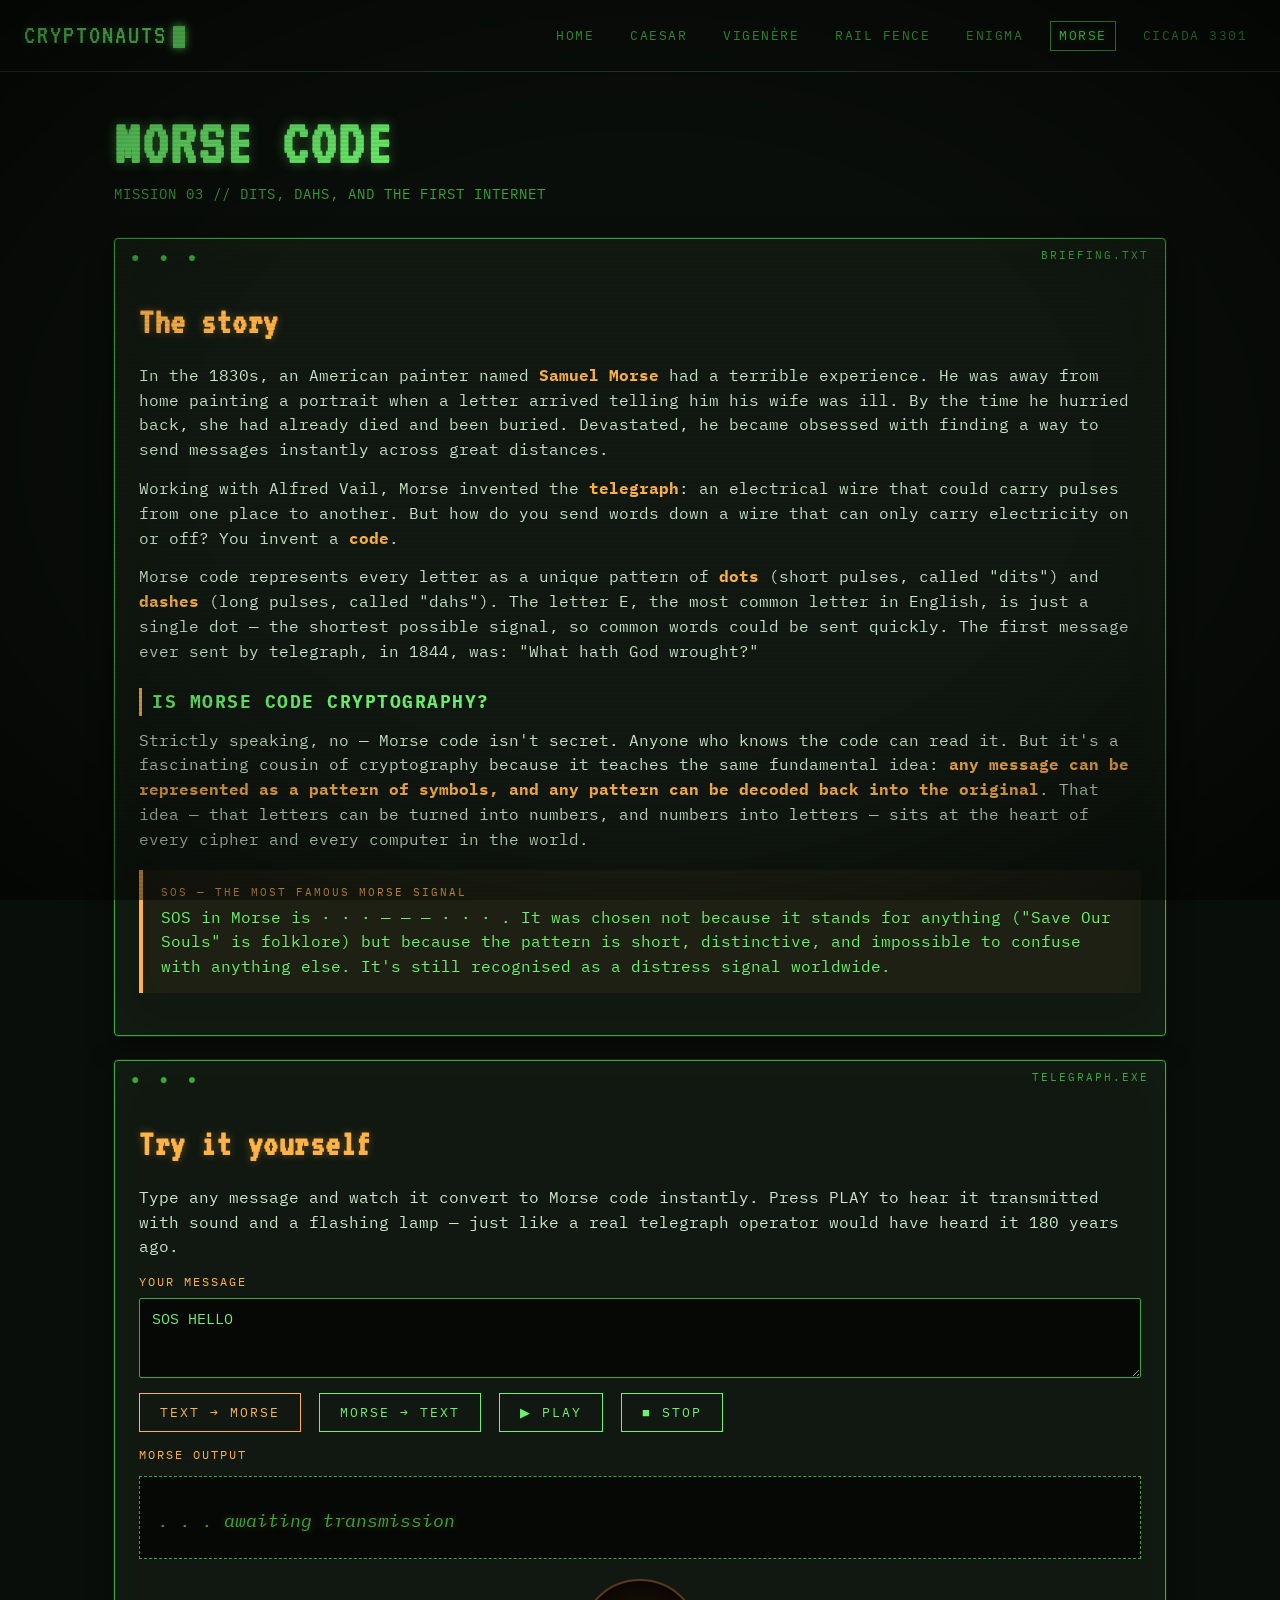
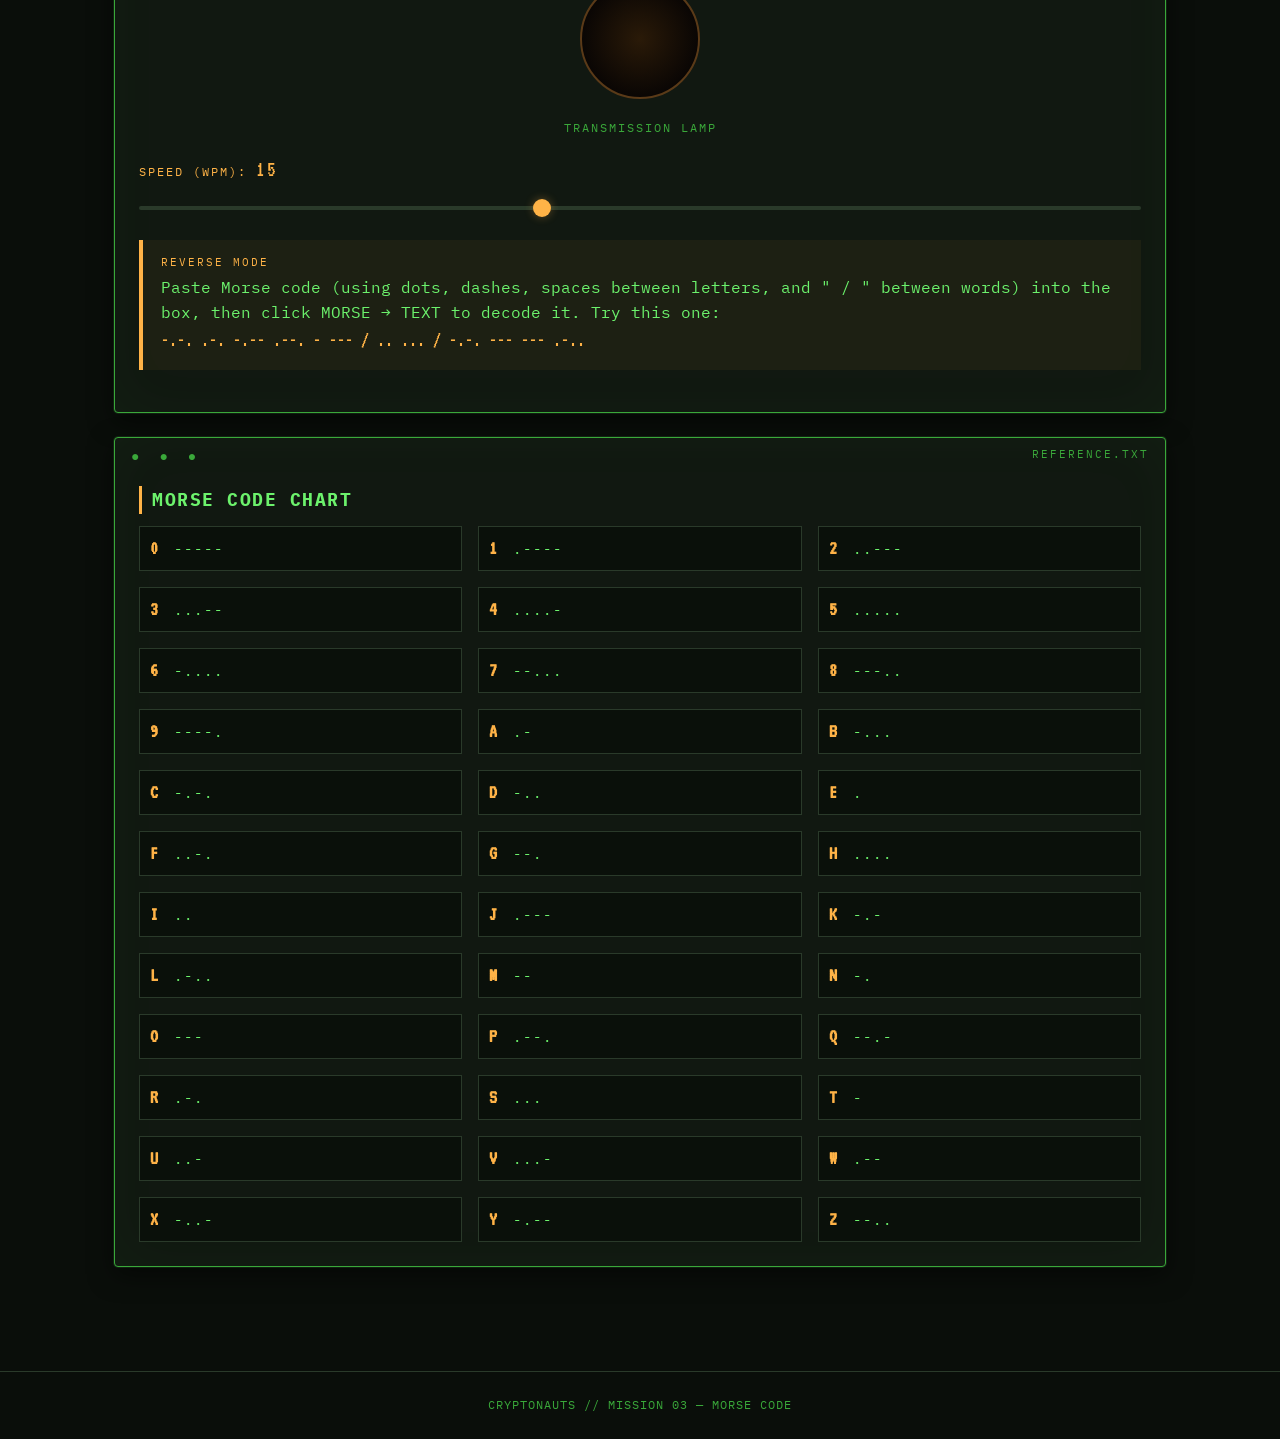
<file: morse.html>
<!DOCTYPE html>
<html lang="en">
<head>
  <meta charset="UTF-8">
  <meta name="viewport" content="width=device-width, initial-scale=1.0">
  <title>Morse Code — CRYPTONAUTS</title>
  <link rel="stylesheet" href="styles.css">
</head>
<body>

<nav class="topnav">
  <a href="index.html" class="brand">CRYPTONAUTS<span class="blink"></span></a>
  <div class="nav-links">
    <a href="index.html">HOME</a>
    <a href="caesar.html">CAESAR</a>
    <a href="vigenere.html">VIGENÈRE</a>
    <a href="railfence.html">RAIL FENCE</a>
    <a href="enigma.html">ENIGMA</a>
    <a href="morse.html" class="active">MORSE</a>
    <a href="cicada.html">CICADA 3301</a>
  </div>
</nav>

<div class="container">

  <h1 class="page-title">MORSE CODE</h1>
  <p class="page-subtitle">MISSION 03 // DITS, DAHS, AND THE FIRST INTERNET</p>

  <div class="terminal">
    <span class="terminal-label">BRIEFING.TXT</span>
    <div class="terminal-body">
      <h2>The story</h2>
      <p>In the 1830s, an American painter named <strong>Samuel Morse</strong> had a terrible experience. He was away from home painting a portrait when a letter arrived telling him his wife was ill. By the time he hurried back, she had already died and been buried. Devastated, he became obsessed with finding a way to send messages instantly across great distances.</p>
      <p>Working with Alfred Vail, Morse invented the <strong>telegraph</strong>: an electrical wire that could carry pulses from one place to another. But how do you send words down a wire that can only carry electricity on or off? You invent a <strong>code</strong>.</p>
      <p>Morse code represents every letter as a unique pattern of <strong>dots</strong> (short pulses, called "dits") and <strong>dashes</strong> (long pulses, called "dahs"). The letter E, the most common letter in English, is just a single dot — the shortest possible signal, so common words could be sent quickly. The first message ever sent by telegraph, in 1844, was: "What hath God wrought?"</p>

      <h3>Is Morse code cryptography?</h3>
      <p>Strictly speaking, no — Morse code isn't secret. Anyone who knows the code can read it. But it's a fascinating cousin of cryptography because it teaches the same fundamental idea: <strong>any message can be represented as a pattern of symbols, and any pattern can be decoded back into the original</strong>. That idea — that letters can be turned into numbers, and numbers into letters — sits at the heart of every cipher and every computer in the world.</p>

      <div class="info-box">
        <div class="info-label">SOS — THE MOST FAMOUS MORSE SIGNAL</div>
        SOS in Morse is · · · — — — · · · . It was chosen not because it stands for anything ("Save Our Souls" is folklore) but because the pattern is short, distinctive, and impossible to confuse with anything else. It's still recognised as a distress signal worldwide.
      </div>
    </div>
  </div>

  <div class="terminal">
    <span class="terminal-label">TELEGRAPH.EXE</span>
    <div class="terminal-body">
      <h2>Try it yourself</h2>
      <p>Type any message and watch it convert to Morse code instantly. Press PLAY to hear it transmitted with sound and a flashing lamp — just like a real telegraph operator would have heard it 180 years ago.</p>

      <label for="morse-input">YOUR MESSAGE</label>
      <textarea id="morse-input" placeholder="Type any message...">SOS HELLO</textarea>

      <button id="morse-text-to-morse-btn" class="amber">TEXT → MORSE</button>
      <button id="morse-morse-to-text-btn">MORSE → TEXT</button>
      <button id="morse-play-btn">▶ PLAY</button>
      <button id="morse-stop-btn">■ STOP</button>

      <label>MORSE OUTPUT</label>
      <div id="morse-output" class="morse-output"></div>

      <div class="lamp-big" id="morse-lamp"></div>
      <p style="text-align: center; color: var(--phosphor-dim); font-size: 12px; letter-spacing: 2px;">TRANSMISSION LAMP</p>

      <label>SPEED (WPM): <span id="wpm-val" style="color: var(--amber); font-family: var(--display); font-size: 22px;">15</span></label>
      <input type="range" id="morse-wpm" min="5" max="30" value="15">

      <div class="info-box" style="margin-top: 24px;">
        <div class="info-label">REVERSE MODE</div>
        Paste Morse code (using dots, dashes, spaces between letters, and " / " between words) into the box, then click MORSE → TEXT to decode it. Try this one: <br><span style="color: var(--amber); font-family: var(--display); font-size: 20px;">-.-. .-. -.-- .--. - --- / .. ... / -.-. --- --- .-..</span>
      </div>
    </div>
  </div>

  <div class="terminal">
    <span class="terminal-label">REFERENCE.TXT</span>
    <div class="terminal-body">
      <h3>Morse code chart</h3>
      <div class="three-col" id="morse-chart" style="font-family: var(--terminal-mono); font-size: 14px;"></div>
    </div>
  </div>

</div>

<footer>CRYPTONAUTS // MISSION 03 — MORSE CODE</footer>

<script src="script.js"></script>
<script>
  initMorsePage();
</script>
</body>
</html>
</file>
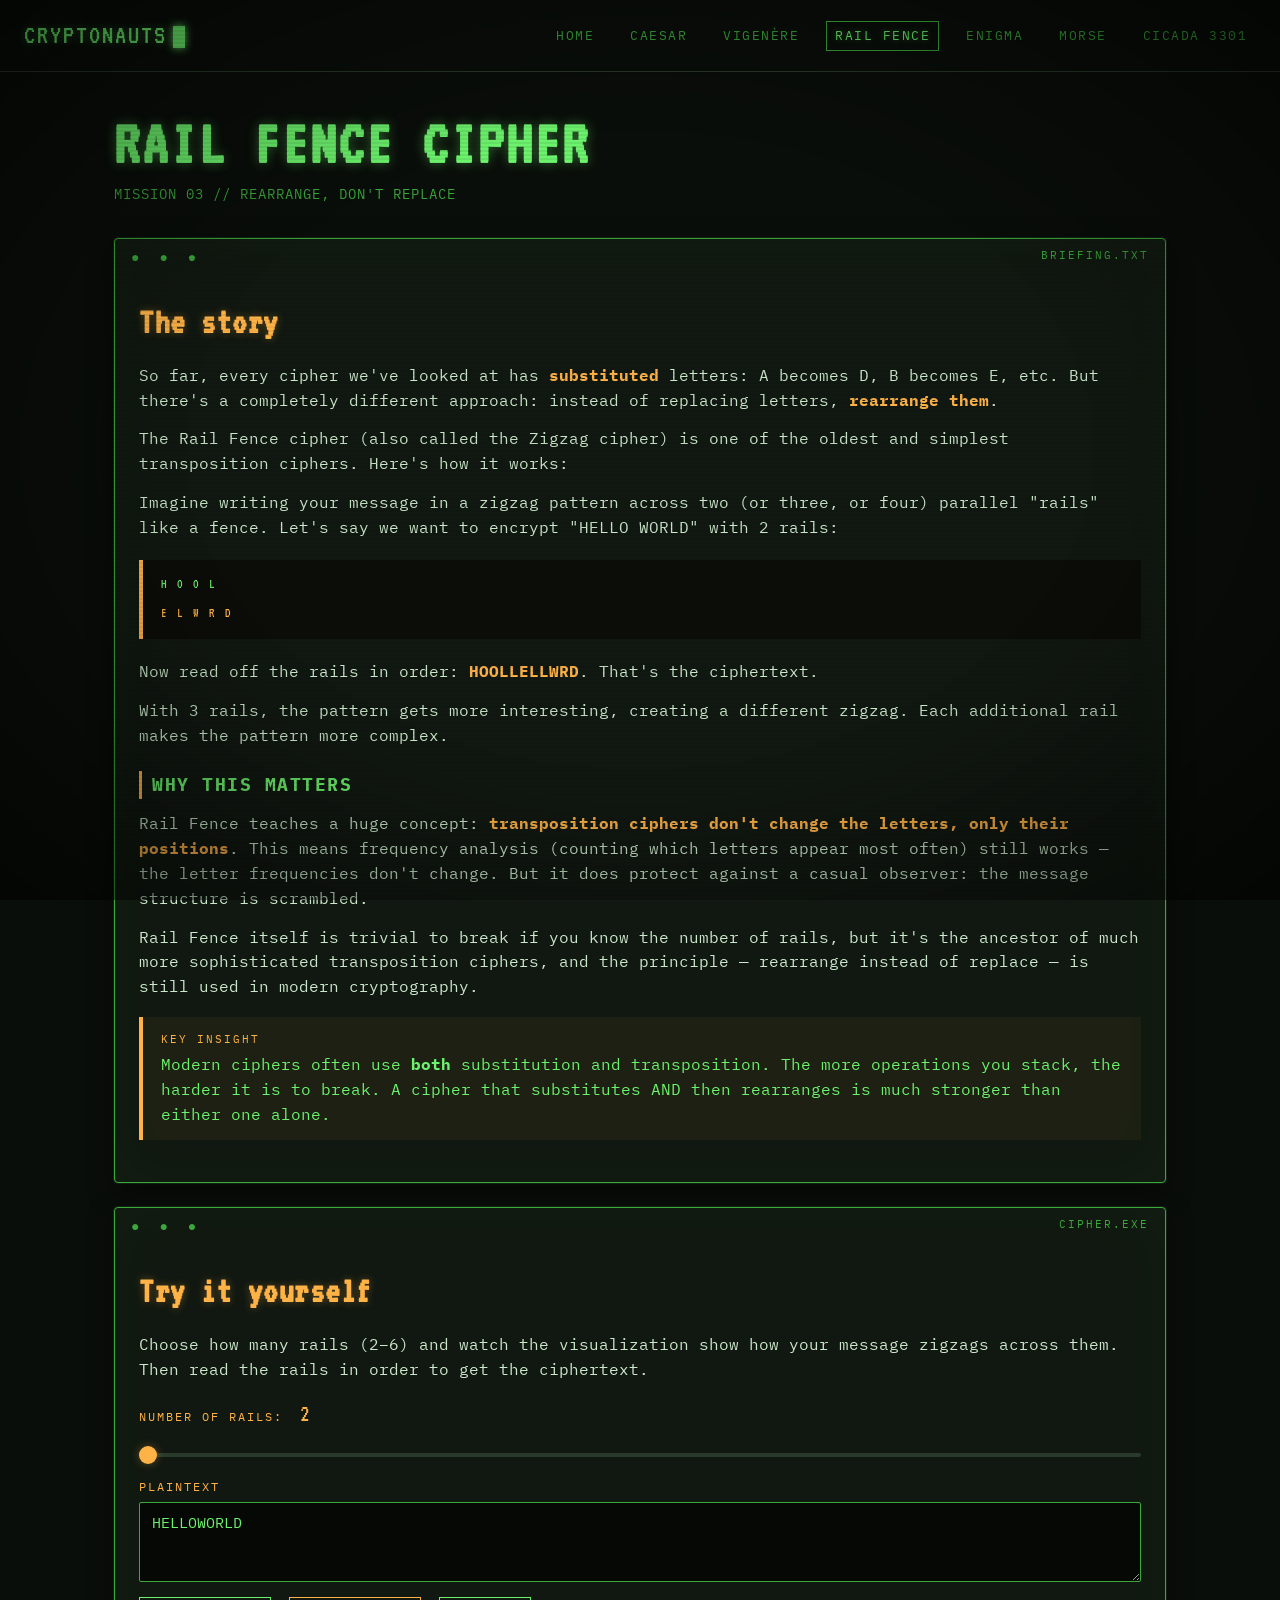
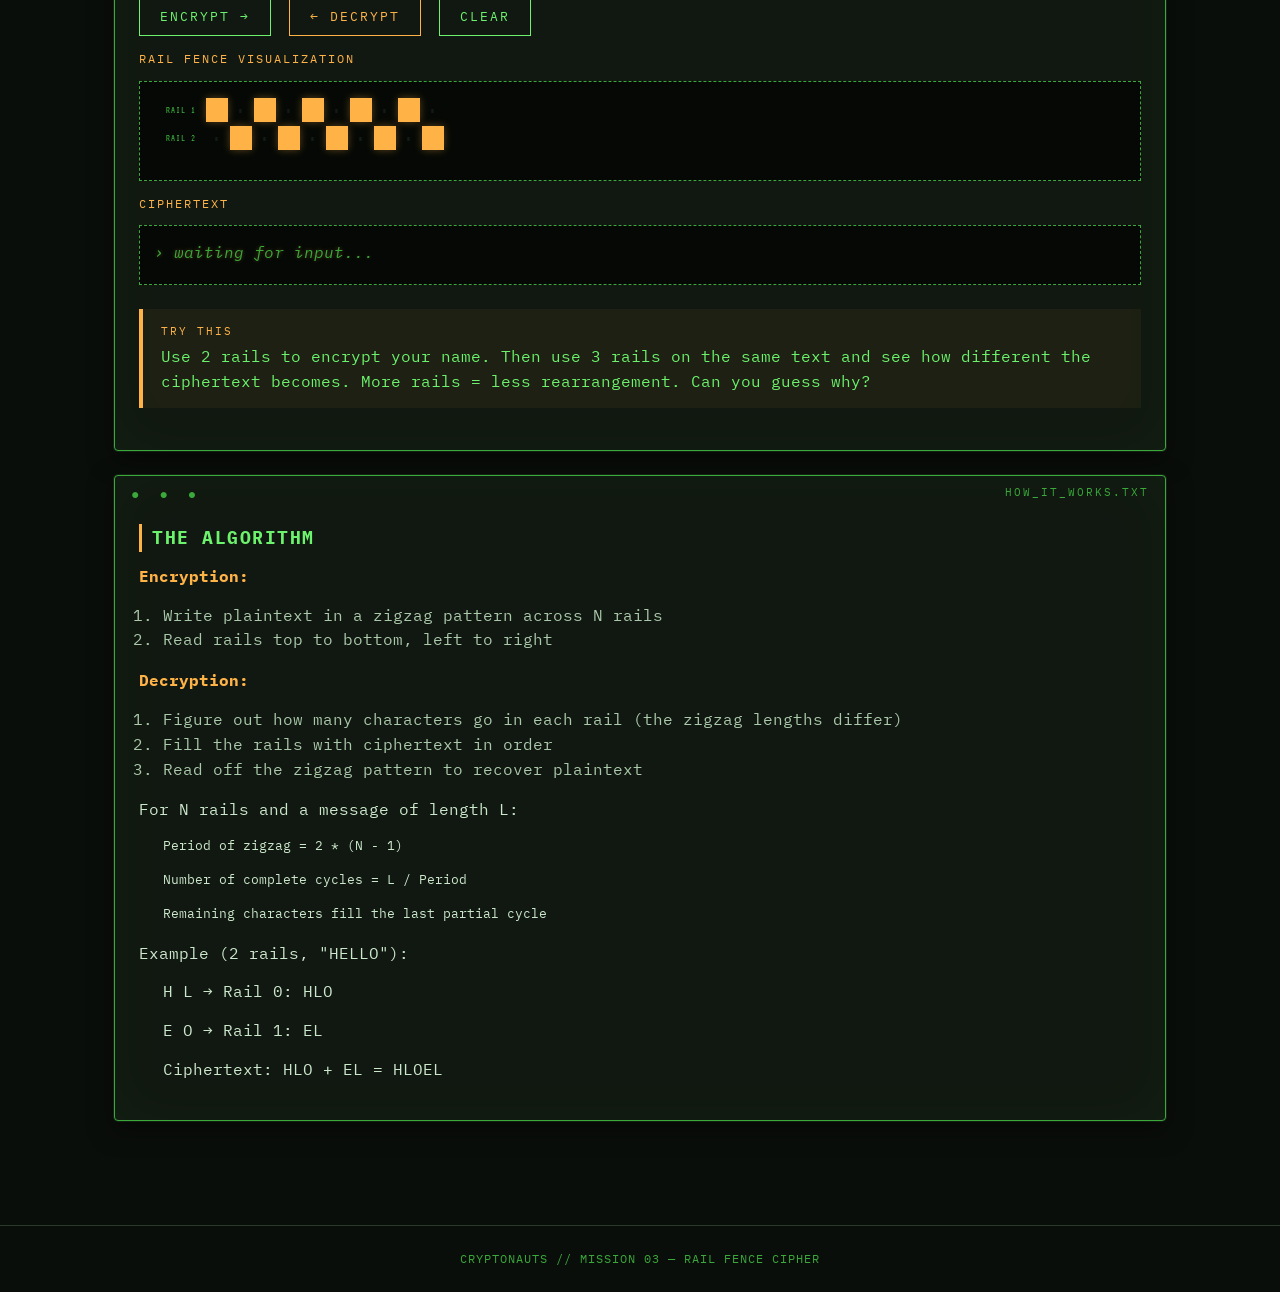
<file: railfence.html>
<!DOCTYPE html>
<html lang="en">
<head>
  <meta charset="UTF-8">
  <meta name="viewport" content="width=device-width, initial-scale=1.0">
  <title>Rail Fence Cipher — CRYPTONAUTS</title>
  <link rel="stylesheet" href="styles.css">
</head>
<body>

<nav class="topnav">
  <a href="index.html" class="brand">CRYPTONAUTS<span class="blink"></span></a>
  <div class="nav-links">
    <a href="index.html">HOME</a>
    <a href="caesar.html">CAESAR</a>
    <a href="vigenere.html">VIGENÈRE</a>
    <a href="railfence.html" class="active">RAIL FENCE</a>
    <a href="enigma.html">ENIGMA</a>
    <a href="morse.html">MORSE</a>
    <a href="cicada.html">CICADA 3301</a>
  </div>
</nav>

<div class="container">

  <h1 class="page-title">RAIL FENCE CIPHER</h1>
  <p class="page-subtitle">MISSION 03 // REARRANGE, DON'T REPLACE</p>

  <div class="terminal">
    <span class="terminal-label">BRIEFING.TXT</span>
    <div class="terminal-body">
      <h2>The story</h2>
      <p>So far, every cipher we've looked at has <strong>substituted</strong> letters: A becomes D, B becomes E, etc. But there's a completely different approach: instead of replacing letters, <strong>rearrange them</strong>.</p>

      <p>The Rail Fence cipher (also called the Zigzag cipher) is one of the oldest and simplest transposition ciphers. Here's how it works:</p>

      <p>Imagine writing your message in a zigzag pattern across two (or three, or four) parallel "rails" like a fence. Let's say we want to encrypt "HELLO WORLD" with 2 rails:</p>

      <div class="info-box" style="background: #0c0c08; border-left-color: var(--amber); margin: 20px 0; font-family: var(--display); letter-spacing: 2px; font-size: 14px;">
        <div style="color: var(--phosphor); margin-bottom: 8px;">H   O   O   L</div>
        <div style="color: var(--amber);">  E L   W R D</div>
      </div>

      <p>Now read off the rails in order: <strong>HOOLLELLWRD</strong>. That's the ciphertext.</p>

      <p>With 3 rails, the pattern gets more interesting, creating a different zigzag. Each additional rail makes the pattern more complex.</p>

      <h3>Why this matters</h3>
      <p>Rail Fence teaches a huge concept: <strong>transposition ciphers don't change the letters, only their positions</strong>. This means frequency analysis (counting which letters appear most often) still works — the letter frequencies don't change. But it does protect against a casual observer: the message structure is scrambled.</p>

      <p>Rail Fence itself is trivial to break if you know the number of rails, but it's the ancestor of much more sophisticated transposition ciphers, and the principle — rearrange instead of replace — is still used in modern cryptography.</p>

      <div class="info-box">
        <div class="info-label">KEY INSIGHT</div>
        Modern ciphers often use <strong>both</strong> substitution and transposition. The more operations you stack, the harder it is to break. A cipher that substitutes AND then rearranges is much stronger than either one alone.
      </div>
    </div>
  </div>

  <div class="terminal">
    <span class="terminal-label">CIPHER.EXE</span>
    <div class="terminal-body">
      <h2>Try it yourself</h2>
      <p>Choose how many rails (2–6) and watch the visualization show how your message zigzags across them. Then read the rails in order to get the ciphertext.</p>

      <label for="rf-rails">NUMBER OF RAILS: <span id="rf-rail-val" style="color: var(--amber); font-family: var(--display); font-size: 24px; margin-left: 8px;">2</span></label>
      <input type="range" id="rf-rails" min="2" max="6" value="2">

      <label for="rf-input">PLAINTEXT</label>
      <textarea id="rf-input" placeholder="Type your message...">HELLOWORLD</textarea>

      <button id="rf-encrypt-btn">ENCRYPT →</button>
      <button id="rf-decrypt-btn" class="amber">← DECRYPT</button>
      <button id="rf-clear-btn">CLEAR</button>

      <label>RAIL FENCE VISUALIZATION</label>
      <div id="rf-fence" style="background: #050805; border: 1px dashed var(--phosphor-dim); padding: 16px; margin: 12px 0; font-family: var(--display); font-size: 14px; letter-spacing: 2px; min-height: 100px; overflow-x: auto;"></div>

      <label>CIPHERTEXT</label>
      <div id="rf-output" class="output"></div>

      <div class="info-box" style="margin-top: 24px;">
        <div class="info-label">TRY THIS</div>
        Use 2 rails to encrypt your name. Then use 3 rails on the same text and see how different the ciphertext becomes. More rails = less rearrangement. Can you guess why?
      </div>
    </div>
  </div>

  <div class="terminal">
    <span class="terminal-label">HOW_IT_WORKS.TXT</span>
    <div class="terminal-body">
      <h3>The algorithm</h3>
      <p><strong>Encryption:</strong></p>
      <ol style="margin-left: 24px; color: #aac8aa;">
        <li>Write plaintext in a zigzag pattern across N rails</li>
        <li>Read rails top to bottom, left to right</li>
      </ol>

      <p style="margin-top: 16px;"><strong>Decryption:</strong></p>
      <ol style="margin-left: 24px; color: #aac8aa;">
        <li>Figure out how many characters go in each rail (the zigzag lengths differ)</li>
        <li>Fill the rails with ciphertext in order</li>
        <li>Read off the zigzag pattern to recover plaintext</li>
      </ol>

      <p style="margin-top: 16px;">For N rails and a message of length L:</p>
      <div style="margin-left: 24px; color: #aac8aa; font-family: var(--terminal-mono); font-size: 13px;">
        <p>Period of zigzag = 2 * (N - 1)</p>
        <p>Number of complete cycles = L / Period</p>
        <p>Remaining characters fill the last partial cycle</p>
      </div>

      <p style="margin-top: 16px;">Example (2 rails, "HELLO"):</p>
      <div style="margin-left: 24px; color: #aac8aa;">
        <p>H   L   → Rail 0: HLO</p>
        <p>  E O   → Rail 1: EL</p>
        <p>Ciphertext: HLO + EL = HLOEL</p>
      </div>
    </div>
  </div>

</div>

<footer>CRYPTONAUTS // MISSION 03 — RAIL FENCE CIPHER</footer>

<script src="script.js"></script>
<script>
  initRailFencePage();
</script>
</body>
</html>
</file>
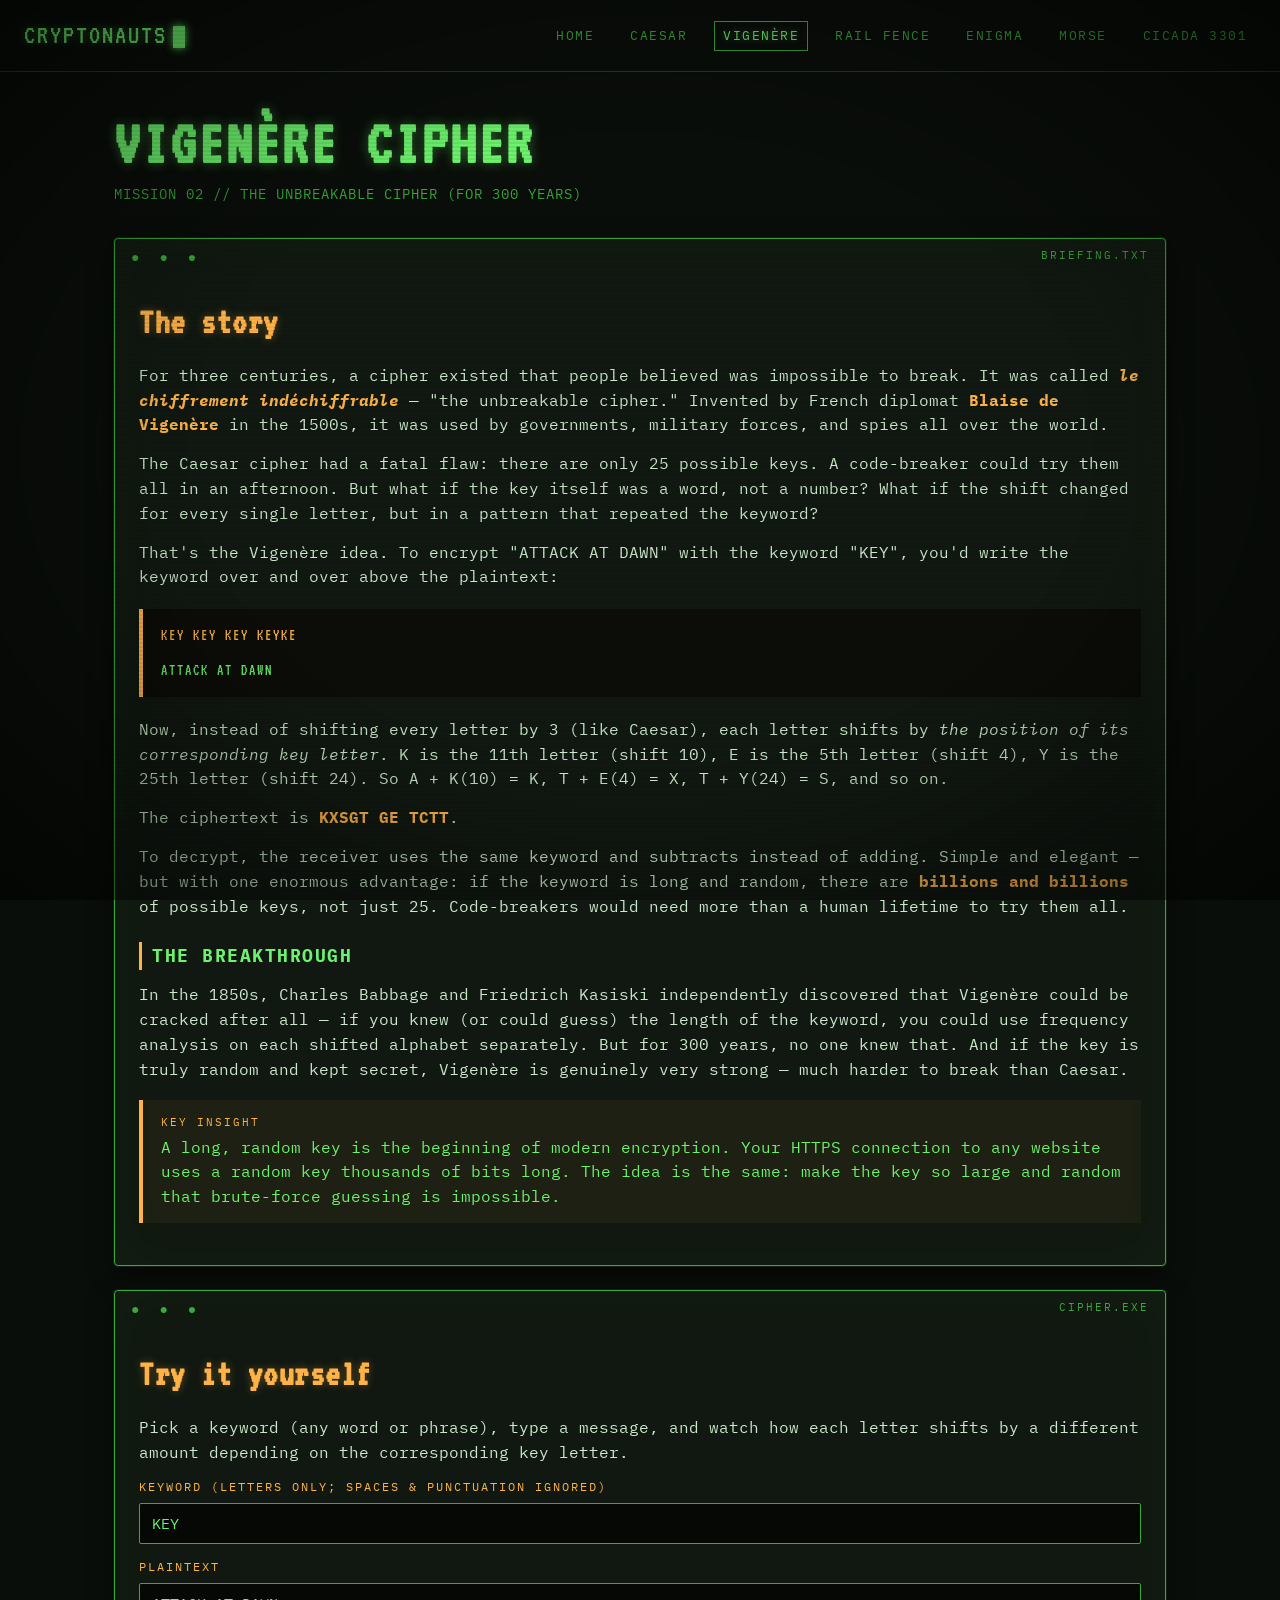
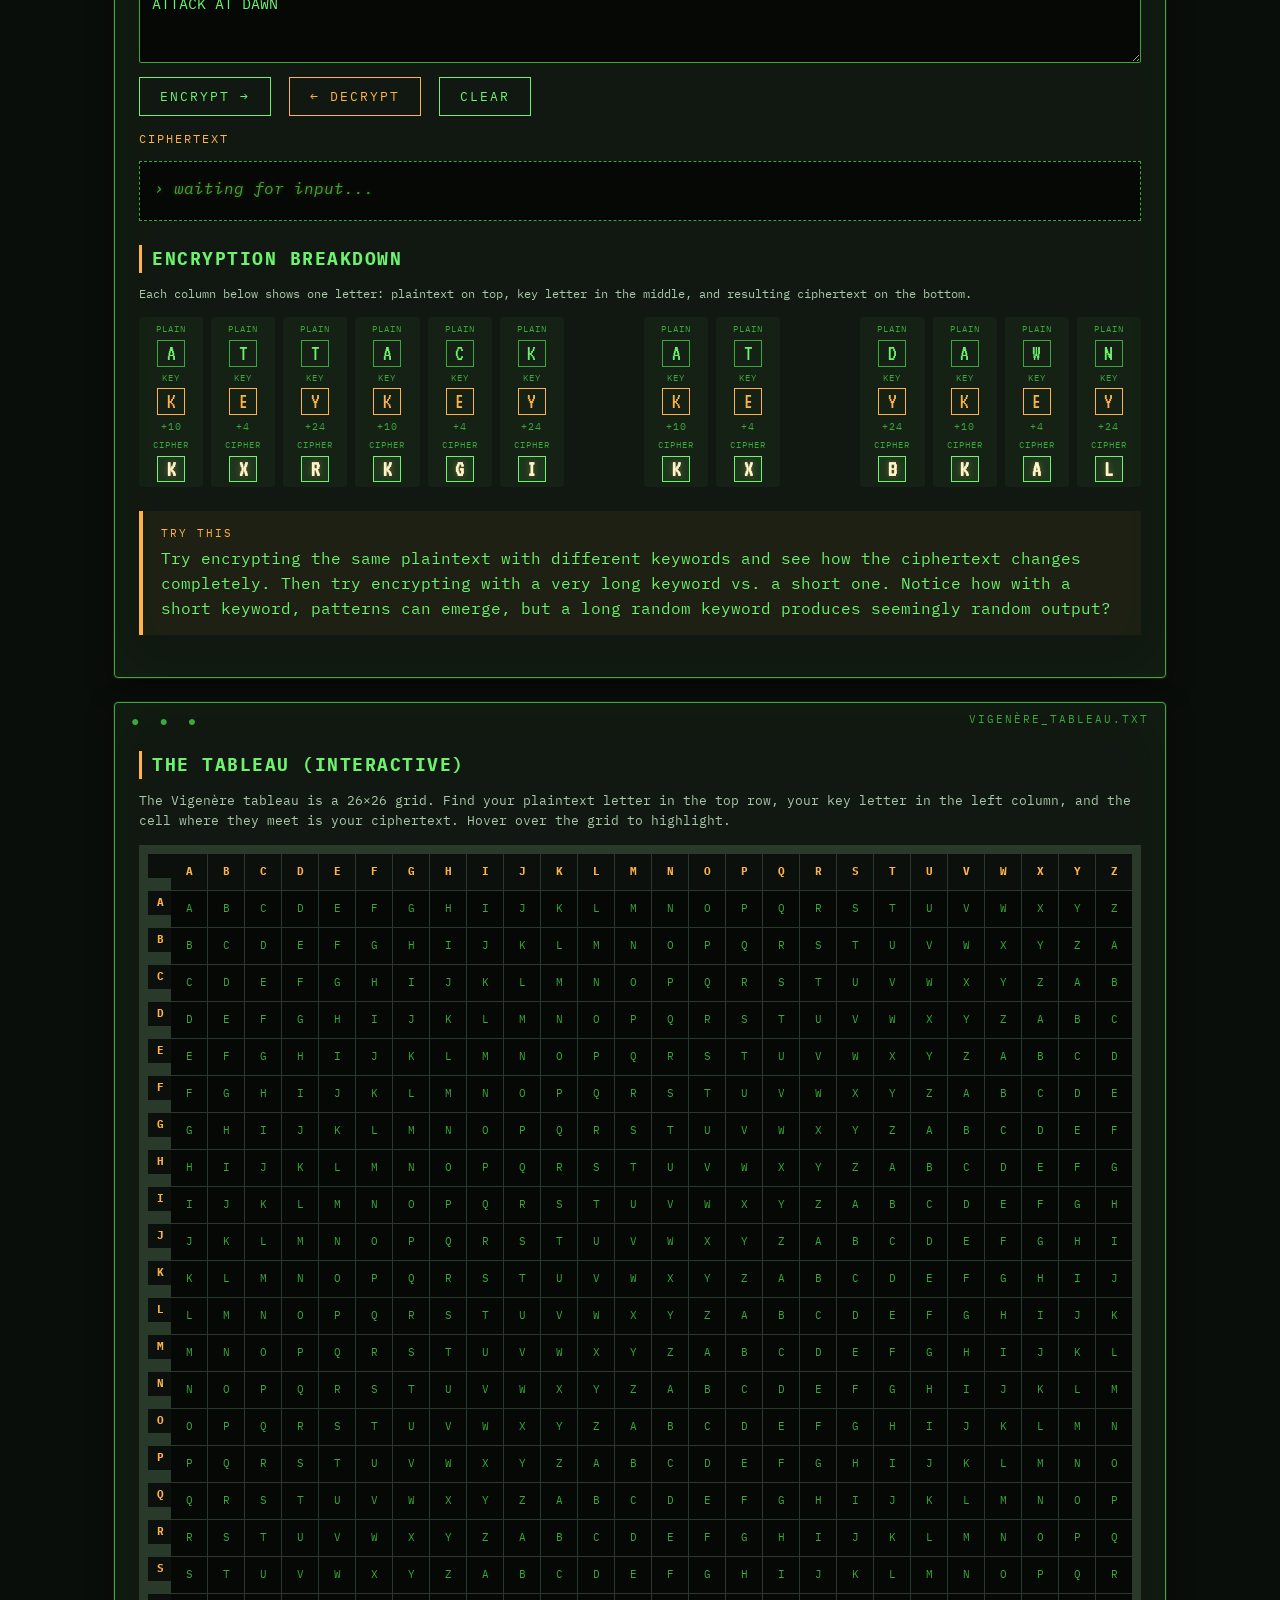
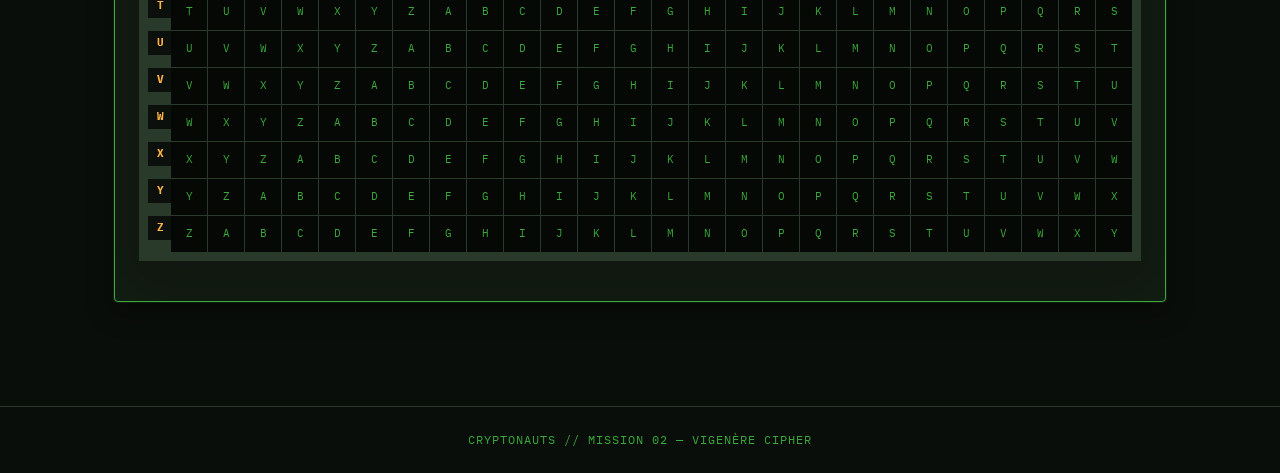
<file: vigenere.html>
<!DOCTYPE html>
<html lang="en">
<head>
  <meta charset="UTF-8">
  <meta name="viewport" content="width=device-width, initial-scale=1.0">
  <title>Vigenère Cipher — CRYPTONAUTS</title>
  <link rel="stylesheet" href="styles.css">
</head>
<body>

<nav class="topnav">
  <a href="index.html" class="brand">CRYPTONAUTS<span class="blink"></span></a>
  <div class="nav-links">
    <a href="index.html">HOME</a>
    <a href="caesar.html">CAESAR</a>
    <a href="vigenere.html" class="active">VIGENÈRE</a>
    <a href="railfence.html">RAIL FENCE</a>
    <a href="enigma.html">ENIGMA</a>
    <a href="morse.html">MORSE</a>
    <a href="cicada.html">CICADA 3301</a>
  </div>
</nav>

<div class="container">

  <h1 class="page-title">VIGENÈRE CIPHER</h1>
  <p class="page-subtitle">MISSION 02 // THE UNBREAKABLE CIPHER (FOR 300 YEARS)</p>

  <div class="terminal">
    <span class="terminal-label">BRIEFING.TXT</span>
    <div class="terminal-body">
      <h2>The story</h2>
      <p>For three centuries, a cipher existed that people believed was impossible to break. It was called <strong><em>le chiffrement indéchiffrable</em></strong> — "the unbreakable cipher." Invented by French diplomat <strong>Blaise de Vigenère</strong> in the 1500s, it was used by governments, military forces, and spies all over the world.</p>

      <p>The Caesar cipher had a fatal flaw: there are only 25 possible keys. A code-breaker could try them all in an afternoon. But what if the key itself was a word, not a number? What if the shift changed for every single letter, but in a pattern that repeated the keyword?</p>

      <p>That's the Vigenère idea. To encrypt "ATTACK AT DAWN" with the keyword "KEY", you'd write the keyword over and over above the plaintext:</p>

      <div class="info-box" style="background: #0c0c08; border-left-color: var(--amber); margin: 20px 0; font-family: var(--display); letter-spacing: 2px; font-size: 16px;">
        <div style="color: var(--amber); margin-bottom: 10px;">KEY KEY KEY KEYKE</div>
        <div style="color: var(--phosphor);">ATTACK AT DAWN</div>
      </div>

      <p>Now, instead of shifting every letter by 3 (like Caesar), each letter shifts by <em>the position of its corresponding key letter</em>. K is the 11th letter (shift 10), E is the 5th letter (shift 4), Y is the 25th letter (shift 24). So A + K(10) = K, T + E(4) = X, T + Y(24) = S, and so on.</p>

      <p>The ciphertext is <strong>KXSGT GE TCTT</strong>.</p>

      <p>To decrypt, the receiver uses the same keyword and subtracts instead of adding. Simple and elegant — but with one enormous advantage: if the keyword is long and random, there are <strong>billions and billions</strong> of possible keys, not just 25. Code-breakers would need more than a human lifetime to try them all.</p>

      <h3>The breakthrough</h3>
      <p>In the 1850s, Charles Babbage and Friedrich Kasiski independently discovered that Vigenère could be cracked after all — if you knew (or could guess) the length of the keyword, you could use frequency analysis on each shifted alphabet separately. But for 300 years, no one knew that. And if the key is truly random and kept secret, Vigenère is genuinely very strong — much harder to break than Caesar.</p>

      <div class="info-box">
        <div class="info-label">KEY INSIGHT</div>
        A long, random key is the beginning of modern encryption. Your HTTPS connection to any website uses a random key thousands of bits long. The idea is the same: make the key so large and random that brute-force guessing is impossible.
      </div>
    </div>
  </div>

  <div class="terminal">
    <span class="terminal-label">CIPHER.EXE</span>
    <div class="terminal-body">
      <h2>Try it yourself</h2>
      <p>Pick a keyword (any word or phrase), type a message, and watch how each letter shifts by a different amount depending on the corresponding key letter.</p>

      <label for="vig-key">KEYWORD (letters only; spaces & punctuation ignored)</label>
      <input type="text" id="vig-key" placeholder="e.g. SECRET, CRYPTOGRAPHY, BLAISE" value="KEY">

      <label for="vig-input">PLAINTEXT</label>
      <textarea id="vig-input" placeholder="Type your message...">ATTACK AT DAWN</textarea>

      <button id="vig-encrypt-btn">ENCRYPT →</button>
      <button id="vig-decrypt-btn" class="amber">← DECRYPT</button>
      <button id="vig-clear-btn">CLEAR</button>

      <label>CIPHERTEXT</label>
      <div id="vig-output" class="output"></div>

      <h3 style="margin-top: 24px;">Encryption breakdown</h3>
      <p style="color: #aac8aa; font-size: 12px;">Each column below shows one letter: plaintext on top, key letter in the middle, and resulting ciphertext on the bottom.</p>
      <div id="vig-breakdown" style="display: grid; grid-template-columns: repeat(auto-fit, minmax(60px, 1fr)); gap: 8px; margin-top: 12px;"></div>

      <div class="info-box" style="margin-top: 24px;">
        <div class="info-label">TRY THIS</div>
        Try encrypting the same plaintext with different keywords and see how the ciphertext changes completely. Then try encrypting with a very long keyword vs. a short one. Notice how with a short keyword, patterns can emerge, but a long random keyword produces seemingly random output?
      </div>
    </div>
  </div>

  <div class="terminal">
    <span class="terminal-label">VIGENÈRE_TABLEAU.TXT</span>
    <div class="terminal-body">
      <h3>The tableau (interactive)</h3>
      <p style="color: #aac8aa; font-size: 13px;">The Vigenère tableau is a 26×26 grid. Find your plaintext letter in the top row, your key letter in the left column, and the cell where they meet is your ciphertext. Hover over the grid to highlight.</p>
      <div id="vig-tableau" class="vig-tableau"></div>
    </div>
  </div>

</div>

<footer>CRYPTONAUTS // MISSION 02 — VIGENÈRE CIPHER</footer>

<script src="script.js"></script>
<script>
  initVigenerePage();
</script>
</body>
</html>
</file>
<file: styles.css>
/* =========================================================
   CRYPTONAUTS — A learning site about cryptography
   Aesthetic: retro CRT terminal × vintage codebreaker's notebook
   ========================================================= */

@import url('https://fonts.googleapis.com/css2?family=VT323&family=Special+Elite&family=IBM+Plex+Mono:wght@400;500;700&display=swap');

:root {
  --bg: #0a0e0a;
  --bg-soft: #111811;
  --paper: #efe7d3;
  --paper-shadow: #b8ad8e;
  --ink: #1a1810;
  --phosphor: #6cf26c;
  --phosphor-dim: #3aa83a;
  --phosphor-glow: #6cf26c66;
  --amber: #ffb347;
  --amber-glow: #ffb34755;
  --crimson: #c44545;
  --rule: #2a3a2a;
  --terminal-mono: 'IBM Plex Mono', 'Courier New', monospace;
  --display: 'VT323', monospace;
  --paper-font: 'Special Elite', 'Courier New', monospace;
}

* {
  margin: 0;
  padding: 0;
  box-sizing: border-box;
}

html { scroll-behavior: smooth; }

body {
  background: var(--bg);
  color: var(--phosphor);
  font-family: var(--terminal-mono);
  font-size: 16px;
  line-height: 1.55;
  min-height: 100vh;
  overflow-x: hidden;
  position: relative;
}

/* CRT scanline overlay — applied site-wide */
body::before {
  content: '';
  position: fixed;
  inset: 0;
  pointer-events: none;
  z-index: 9999;
  background:
    repeating-linear-gradient(
      to bottom,
      rgba(0,0,0,0) 0px,
      rgba(0,0,0,0) 2px,
      rgba(0,0,0,0.12) 3px,
      rgba(0,0,0,0) 4px
    );
  mix-blend-mode: multiply;
}

/* Subtle vignette */
body::after {
  content: '';
  position: fixed;
  inset: 0;
  pointer-events: none;
  z-index: 9998;
  background: radial-gradient(ellipse at center, transparent 50%, rgba(0,0,0,0.55) 100%);
}

/* ============ NAVIGATION ============ */
.topnav {
  border-bottom: 1px solid var(--rule);
  padding: 14px 24px;
  display: flex;
  align-items: center;
  justify-content: space-between;
  flex-wrap: wrap;
  gap: 12px;
  background: var(--bg);
  position: sticky;
  top: 0;
  z-index: 100;
  backdrop-filter: blur(4px);
}

.brand {
  font-family: var(--display);
  font-size: 28px;
  color: var(--phosphor);
  text-shadow: 0 0 8px var(--phosphor-glow);
  letter-spacing: 2px;
  text-decoration: none;
}
.brand .blink {
  display: inline-block;
  width: 12px;
  height: 22px;
  background: var(--phosphor);
  vertical-align: middle;
  margin-left: 6px;
  animation: blink 1s steps(1) infinite;
  box-shadow: 0 0 8px var(--phosphor);
}
@keyframes blink { 50% { opacity: 0; } }

.nav-links {
  display: flex;
  gap: 18px;
  flex-wrap: wrap;
}
.nav-links a {
  color: var(--phosphor-dim);
  text-decoration: none;
  font-size: 13px;
  text-transform: uppercase;
  letter-spacing: 1.5px;
  padding: 4px 8px;
  border: 1px solid transparent;
  transition: all 0.15s;
}
.nav-links a:hover,
.nav-links a.active {
  color: var(--phosphor);
  border-color: var(--phosphor-dim);
  text-shadow: 0 0 6px var(--phosphor-glow);
}

/* ============ LAYOUT ============ */
.container {
  max-width: 1100px;
  margin: 0 auto;
  padding: 40px 24px 80px;
}

.page-title {
  font-family: var(--display);
  font-size: 64px;
  line-height: 1;
  color: var(--phosphor);
  text-shadow: 0 0 12px var(--phosphor-glow);
  margin-bottom: 8px;
  letter-spacing: 2px;
}
.page-subtitle {
  color: var(--phosphor-dim);
  margin-bottom: 32px;
  font-size: 14px;
  letter-spacing: 1px;
}

h2 {
  font-family: var(--display);
  font-size: 36px;
  color: var(--amber);
  text-shadow: 0 0 8px var(--amber-glow);
  margin: 32px 0 12px;
  letter-spacing: 1.5px;
}

h3 {
  color: var(--phosphor);
  font-size: 18px;
  text-transform: uppercase;
  letter-spacing: 1.5px;
  margin: 24px 0 12px;
  border-left: 3px solid var(--amber);
  padding-left: 10px;
}

p { margin-bottom: 14px; color: #cce8cc; }
p strong { color: var(--amber); }

/* ============ TERMINAL PANEL ============ */
.terminal {
  background: var(--bg-soft);
  border: 1px solid var(--phosphor-dim);
  border-radius: 4px;
  padding: 24px;
  margin: 24px 0;
  box-shadow:
    0 0 0 1px rgba(108, 242, 108, 0.1),
    0 8px 24px rgba(0, 0, 0, 0.5),
    inset 0 0 60px rgba(108, 242, 108, 0.03);
  position: relative;
}
.terminal::before {
  content: '● ● ●';
  color: var(--phosphor-dim);
  font-size: 14px;
  letter-spacing: 6px;
  position: absolute;
  top: 8px;
  left: 16px;
}
.terminal-label {
  position: absolute;
  top: 8px;
  right: 16px;
  font-size: 11px;
  color: var(--phosphor-dim);
  letter-spacing: 2px;
}
.terminal-body {
  margin-top: 24px;
}

/* ============ FORM ELEMENTS ============ */
label {
  display: block;
  font-size: 12px;
  text-transform: uppercase;
  letter-spacing: 2px;
  color: var(--amber);
  margin-bottom: 6px;
  margin-top: 14px;
}

textarea, input[type="text"], input[type="number"], select {
  width: 100%;
  background: #050805;
  color: var(--phosphor);
  border: 1px solid var(--phosphor-dim);
  padding: 10px 12px;
  font-family: var(--terminal-mono);
  font-size: 15px;
  border-radius: 2px;
  outline: none;
  transition: border-color 0.15s, box-shadow 0.15s;
}
textarea {
  min-height: 80px;
  resize: vertical;
}
textarea:focus, input:focus, select:focus {
  border-color: var(--phosphor);
  box-shadow: 0 0 0 1px var(--phosphor), 0 0 12px var(--phosphor-glow);
}

input[type="range"] {
  width: 100%;
  -webkit-appearance: none;
  appearance: none;
  height: 4px;
  background: var(--rule);
  border-radius: 2px;
  outline: none;
}
input[type="range"]::-webkit-slider-thumb {
  -webkit-appearance: none;
  appearance: none;
  width: 18px;
  height: 18px;
  background: var(--amber);
  border-radius: 50%;
  cursor: pointer;
  box-shadow: 0 0 10px var(--amber-glow);
}
input[type="range"]::-moz-range-thumb {
  width: 18px;
  height: 18px;
  background: var(--amber);
  border-radius: 50%;
  cursor: pointer;
  border: none;
  box-shadow: 0 0 10px var(--amber-glow);
}

button, .btn {
  background: transparent;
  color: var(--phosphor);
  border: 1px solid var(--phosphor);
  padding: 10px 20px;
  font-family: var(--terminal-mono);
  font-size: 13px;
  text-transform: uppercase;
  letter-spacing: 2px;
  cursor: pointer;
  transition: all 0.15s;
  margin-right: 8px;
  margin-top: 8px;
}
button:hover, .btn:hover {
  background: var(--phosphor);
  color: var(--bg);
  box-shadow: 0 0 16px var(--phosphor-glow);
}
button.amber {
  border-color: var(--amber);
  color: var(--amber);
}
button.amber:hover {
  background: var(--amber);
  color: var(--bg);
  box-shadow: 0 0 16px var(--amber-glow);
}
button:disabled {
  opacity: 0.4;
  cursor: not-allowed;
}

.output {
  background: #050805;
  border: 1px dashed var(--phosphor-dim);
  padding: 14px;
  min-height: 60px;
  margin-top: 12px;
  font-family: var(--terminal-mono);
  word-break: break-all;
  white-space: pre-wrap;
  color: var(--amber);
  text-shadow: 0 0 4px var(--amber-glow);
  font-size: 16px;
}
.output:empty::before {
  content: '› waiting for input...';
  color: var(--phosphor-dim);
  font-style: italic;
}

/* ============ GRID HELPERS ============ */
.two-col {
  display: grid;
  grid-template-columns: 1fr 1fr;
  gap: 18px;
}
.three-col {
  display: grid;
  grid-template-columns: repeat(3, 1fr);
  gap: 16px;
}

@media (max-width: 720px) {
  .two-col, .three-col { grid-template-columns: 1fr; }
  .page-title { font-size: 44px; }
  .container { padding: 24px 16px 60px; }
}

/* ============ HOME PAGE CARDS ============ */
.lesson-grid {
  display: grid;
  grid-template-columns: repeat(auto-fit, minmax(260px, 1fr));
  gap: 20px;
  margin-top: 32px;
}

.lesson-card {
  background: var(--bg-soft);
  border: 1px solid var(--phosphor-dim);
  padding: 24px;
  text-decoration: none;
  color: inherit;
  transition: all 0.2s;
  position: relative;
  overflow: hidden;
  display: block;
}
.lesson-card::after {
  content: '→';
  position: absolute;
  right: 16px;
  bottom: 14px;
  font-size: 22px;
  color: var(--phosphor-dim);
  transition: transform 0.2s, color 0.2s;
}
.lesson-card:hover {
  border-color: var(--amber);
  transform: translateY(-2px);
  box-shadow: 0 8px 24px rgba(0,0,0,0.6), 0 0 18px var(--amber-glow);
}
.lesson-card:hover::after {
  transform: translateX(6px);
  color: var(--amber);
}
.lesson-card .num {
  font-family: var(--display);
  font-size: 14px;
  color: var(--amber);
  letter-spacing: 2px;
}
.lesson-card h3 {
  border: none;
  padding: 0;
  margin: 8px 0;
  font-family: var(--display);
  font-size: 28px;
  color: var(--phosphor);
  text-transform: none;
  letter-spacing: 1px;
}
.lesson-card p {
  color: #aac8aa;
  font-size: 14px;
  margin: 0;
}

/* ============ CAESAR WHEEL ============ */
.wheel-wrap {
  display: flex;
  justify-content: center;
  margin: 20px 0;
}
.wheel {
  position: relative;
  width: 320px;
  height: 320px;
}
.wheel svg {
  width: 100%;
  height: 100%;
  filter: drop-shadow(0 0 12px var(--phosphor-glow));
}
.wheel .inner {
  transition: transform 0.5s cubic-bezier(.22,1,.36,1);
  /* The SVG viewBox is -160 -160 320 320, so the SVG origin (0,0) is the centre.
     We set transform-origin to 0 0 (SVG units) so the rotation pivots around the
     centre of the wheel rather than around the CSS bounding box of the <g>. */
  transform-origin: 0px 0px;
  transform-box: view-box;
}

/* ============ ENIGMA ROTORS ============ */
.rotor-rack {
  display: flex;
  justify-content: center;
  gap: 14px;
  margin: 24px 0;
  flex-wrap: wrap;
}
.rotor {
  width: 80px;
  background: linear-gradient(180deg, #1a2418, #0c100c);
  border: 1px solid var(--phosphor-dim);
  border-radius: 6px;
  padding: 10px 6px;
  text-align: center;
  box-shadow: inset 0 0 20px rgba(0,0,0,0.6), 0 4px 12px rgba(0,0,0,0.5);
}
.rotor-label {
  font-size: 10px;
  letter-spacing: 2px;
  color: var(--phosphor-dim);
  margin-bottom: 6px;
}
.rotor-window {
  background: #050805;
  border: 1px solid var(--amber);
  font-family: var(--display);
  font-size: 36px;
  color: var(--amber);
  text-shadow: 0 0 10px var(--amber-glow);
  padding: 6px;
  margin: 6px 0;
}
.rotor button {
  width: 28px;
  height: 22px;
  padding: 0;
  margin: 2px;
  font-size: 14px;
  border: 1px solid var(--phosphor-dim);
}

/* ============ ENIGMA LAMPBOARD ============ */
.lampboard {
  display: grid;
  grid-template-columns: repeat(13, 1fr);
  gap: 4px;
  margin: 20px 0;
  background: #0c0c08;
  padding: 12px;
  border: 1px solid var(--rule);
  border-radius: 4px;
}
.lamp {
  aspect-ratio: 1;
  background: #1a1a14;
  color: #4a4a40;
  display: flex;
  align-items: center;
  justify-content: center;
  font-family: var(--display);
  font-size: 18px;
  border-radius: 50%;
  border: 1px solid #2a2a20;
  transition: all 0.15s;
}
.lamp.on {
  background: #fff5cc;
  color: #1a1810;
  border-color: var(--amber);
  box-shadow: 0 0 20px var(--amber), 0 0 40px var(--amber-glow);
  text-shadow: none;
}

@media (max-width: 640px) {
  .lampboard { grid-template-columns: repeat(7, 1fr); }
}

/* ============ MORSE ============ */
.morse-output {
  font-family: var(--display);
  font-size: 32px;
  letter-spacing: 4px;
  line-height: 1.4;
  background: #050805;
  border: 1px dashed var(--phosphor-dim);
  padding: 18px;
  min-height: 80px;
  margin-top: 12px;
  color: var(--amber);
  text-shadow: 0 0 8px var(--amber-glow);
  word-break: break-word;
}
.morse-output:empty::before {
  content: '. . . awaiting transmission';
  color: var(--phosphor-dim);
  font-size: 18px;
  font-family: var(--terminal-mono);
  letter-spacing: normal;
  font-style: italic;
}

.lamp-big {
  width: 120px;
  height: 120px;
  border-radius: 50%;
  background: radial-gradient(circle, #2a1a08 0%, #0a0604 70%);
  margin: 20px auto;
  border: 2px solid #5a3a18;
  transition: all 0.08s;
}
.lamp-big.lit {
  background: radial-gradient(circle, #fff5cc 0%, #ffb347 40%, #b07020 80%);
  border-color: #fff5cc;
  box-shadow: 0 0 40px var(--amber), 0 0 80px var(--amber-glow), inset 0 0 20px rgba(255,255,255,0.5);
}

/* ============ CICADA STORY ============ */
.cicada-banner {
  background: linear-gradient(180deg, #1a0a0a 0%, #0a0505 100%);
  border: 1px solid #5a2020;
  padding: 40px 24px;
  text-align: center;
  margin: 24px 0;
  position: relative;
}
.cicada-banner h2 {
  color: #ff6b6b;
  text-shadow: 0 0 14px #ff6b6b88;
  font-size: 56px;
  margin: 0;
}
.cicada-banner p { color: #ccaaaa; margin-top: 8px; }

.timeline {
  border-left: 2px solid var(--phosphor-dim);
  padding-left: 24px;
  margin: 24px 0;
}
.timeline-item {
  position: relative;
  margin-bottom: 28px;
}
.timeline-item::before {
  content: '';
  position: absolute;
  left: -33px;
  top: 6px;
  width: 14px;
  height: 14px;
  background: var(--amber);
  border-radius: 50%;
  box-shadow: 0 0 10px var(--amber-glow);
}
.timeline-date {
  font-family: var(--display);
  font-size: 22px;
  color: var(--amber);
  letter-spacing: 2px;
}
.timeline-item h4 {
  color: var(--phosphor);
  margin: 4px 0 8px;
  font-size: 18px;
  letter-spacing: 1px;
}
.timeline-item p { color: #aac8aa; }

.puzzle-box {
  background: var(--bg-soft);
  border: 1px solid var(--amber);
  padding: 20px;
  margin: 20px 0;
  text-align: center;
}
.puzzle-box .clue {
  font-family: var(--display);
  font-size: 22px;
  color: var(--amber);
  letter-spacing: 1px;
  margin: 12px 0;
  word-break: break-word;
}

/* ============ INFO BLOCKS ============ */
.info-box {
  border-left: 4px solid var(--amber);
  background: rgba(255, 179, 71, 0.05);
  padding: 14px 18px;
  margin: 18px 0;
}
.info-box .info-label {
  color: var(--amber);
  font-size: 11px;
  letter-spacing: 2px;
  text-transform: uppercase;
  margin-bottom: 4px;
}

/* ============ FOOTER ============ */
footer {
  border-top: 1px solid var(--rule);
  padding: 24px;
  text-align: center;
  color: var(--phosphor-dim);
  font-size: 12px;
  letter-spacing: 1px;
}

/* ============ KEYBOARD INPUT HIGHLIGHTING ============ */
.key-pressed {
  animation: keyflash 0.3s;
}
@keyframes keyflash {
  0% { background: var(--amber); color: var(--bg); }
  100% { background: transparent; color: inherit; }
}

/* Boot-up text effect for landing hero */
.boot-line {
  opacity: 0;
  animation: bootIn 0.4s forwards;
}
@keyframes bootIn {
  to { opacity: 1; }
}

/* Glitch on cicada page hover */
.glitch:hover {
  animation: glitch 0.3s;
}
@keyframes glitch {
  0%, 100% { transform: translate(0); }
  20% { transform: translate(-2px, 2px); }
  40% { transform: translate(2px, -2px); }
  60% { transform: translate(-1px, 1px); }
  80% { transform: translate(1px, -1px); }
}

/* ============ VIGENÈRE TABLEAU ============ */
.vig-tableau {
  display: grid;
  grid-template-columns: repeat(27, 1fr);
  gap: 1px;
  background: var(--rule);
  padding: 8px;
  margin: 16px 0;
  max-width: 100%;
  overflow-x: auto;
  font-size: 11px;
  font-family: var(--terminal-mono);
}
.vig-tableau .cell {
  background: #050805;
  color: var(--phosphor-dim);
  padding: 4px;
  text-align: center;
  aspect-ratio: 1;
  display: flex;
  align-items: center;
  justify-content: center;
  min-width: 24px;
  min-height: 24px;
}
.vig-tableau .cell.header {
  background: #0c0c08;
  color: var(--amber);
  font-weight: bold;
}
.vig-tableau .cell.col-hover {
  background: var(--bg-soft);
  color: var(--amber);
  box-shadow: inset 0 0 8px var(--amber-glow);
}
.vig-tableau .cell.row-hover {
  background: var(--bg-soft);
  color: var(--phosphor);
  box-shadow: inset 0 0 8px var(--phosphor-glow);
}

/* ============ VIGENÈRE BREAKDOWN ============ */
.vig-col {
  background: #0c0c08;
  border: 1px solid var(--rule);
  padding: 8px;
  border-radius: 3px;
  display: flex;
  flex-direction: column;
  align-items: center;
  gap: 4px;
  font-size: 12px;
  animation: slideUp 0.3s ease-out;
}
.vig-col.space {
  background: transparent;
  border: none;
  padding: 0;
  min-width: 4px;
}
@keyframes slideUp {
  from { opacity: 0; transform: translateY(8px); }
  to { opacity: 1; transform: translateY(0); }
}
.vig-row-label {
  color: var(--phosphor-dim);
  font-size: 10px;
  letter-spacing: 1px;
  text-transform: uppercase;
}
.vig-cell {
  font-family: var(--display);
  font-size: 18px;
  padding: 4px 6px;
  min-width: 28px;
  text-align: center;
}
.vig-plain {
  color: var(--phosphor);
  border: 1px solid var(--phosphor-dim);
}
.vig-key {
  color: var(--amber);
  border: 1px solid var(--amber);
}
.vig-cipher {
  color: var(--phosphor);
  background: rgba(108, 242, 108, 0.1);
  border: 1px solid var(--phosphor);
  font-weight: bold;
}
.vig-shift {
  color: var(--amber);
  font-family: var(--display);
  font-size: 14px;
  letter-spacing: 1px;
}

/* ============ RAIL FENCE VISUALIZATION ============ */
.rf-row {
  display: flex;
  gap: 4px;
  margin-bottom: 12px;
  align-items: center;
}
.rf-row-label {
  color: var(--amber);
  font-size: 11px;
  letter-spacing: 1px;
  min-width: 70px;
  text-align: right;
}
.rf-cell {
  width: 24px;
  height: 24px;
  display: flex;
  align-items: center;
  justify-content: center;
  font-size: 14px;
  font-family: var(--display);
}
.rf-cell.filled {
  background: var(--amber);
  color: var(--bg);
  border: 1px solid var(--amber);
  box-shadow: 0 0 8px var(--amber-glow);
  animation: fillCell 0.3s ease-out;
}
@keyframes fillCell {
  from { opacity: 0; scale: 0.6; }
  to { opacity: 1; scale: 1; }
}
.rf-cell.dot {
  color: var(--phosphor-dim);
  opacity: 0.4;
}

/* ============ VIGENÈRE BREAKDOWN ============ */
.vig-grid {
  display: flex;
  flex-wrap: wrap;
  gap: 4px;
  margin-top: 12px;
  background: #050805;
  border: 1px dashed var(--phosphor-dim);
  padding: 14px;
  min-height: 100px;
}
.vig-col {
  display: flex;
  flex-direction: column;
  align-items: center;
  min-width: 32px;
  padding: 4px 2px;
  border-radius: 3px;
  background: rgba(108, 242, 108, 0.04);
  border: 1px solid transparent;
  animation: vigFadeIn 0.25s both;
}
@keyframes vigFadeIn {
  from { opacity: 0; transform: translateY(6px); }
  to { opacity: 1; transform: translateY(0); }
}
.vig-col.space {
  background: transparent;
  min-width: 12px;
}
.vig-row-label {
  font-size: 9px;
  color: var(--phosphor-dim);
  letter-spacing: 1px;
  text-transform: uppercase;
}
.vig-cell {
  font-family: var(--display);
  font-size: 22px;
  padding: 0 4px;
  line-height: 1.1;
}
.vig-plain   { color: var(--phosphor); }
.vig-key     { color: var(--amber); }
.vig-cipher  { color: #fff5cc; text-shadow: 0 0 6px var(--amber-glow); }
.vig-shift   { font-family: var(--terminal-mono); font-size: 10px; color: var(--phosphor-dim); }

/* ============ VIGENÈRE TABLEAU ============ */
.vig-tableau {
  display: grid;
  grid-template-columns: 22px repeat(26, 1fr);
  gap: 1px;
  background: var(--rule);
  border: 1px solid var(--rule);
  margin-top: 12px;
  font-family: var(--terminal-mono);
  font-size: 11px;
  overflow-x: auto;
}
.vig-tableau .cell {
  background: #050805;
  text-align: center;
  padding: 3px 0;
  color: var(--phosphor-dim);
  user-select: none;
  transition: background 0.1s, color 0.1s;
}
.vig-tableau .cell.header {
  color: var(--amber);
  font-weight: bold;
  background: #0c100c;
}
.vig-tableau .cell:hover {
  background: var(--amber);
  color: var(--bg);
}
.vig-tableau .cell.col-hover {
  background: rgba(255, 179, 71, 0.15);
  color: var(--amber);
}
.vig-tableau .cell.row-hover {
  background: rgba(255, 179, 71, 0.15);
  color: var(--amber);
}
.vig-tableau .cell.col-hover.row-hover {
  background: var(--amber);
  color: var(--bg);
}

@media (max-width: 720px) {
  .vig-tableau { font-size: 9px; grid-template-columns: 18px repeat(26, 1fr); }
}

/* ============ RAIL FENCE ============ */
.rf-fence {
  font-family: var(--terminal-mono);
  background: #050805;
  border: 1px dashed var(--phosphor-dim);
  padding: 16px;
  margin-top: 12px;
  overflow-x: auto;
  min-height: 80px;
}
.rf-row {
  display: flex;
  gap: 2px;
  white-space: nowrap;
  margin-bottom: 4px;
  line-height: 1;
}
.rf-row:last-child { margin-bottom: 0; }
.rf-cell {
  font-family: var(--display);
  font-size: 22px;
  min-width: 22px;
  width: 22px;
  text-align: center;
  color: var(--phosphor-dim);
  flex: 0 0 22px;
}
.rf-cell.filled {
  color: var(--amber);
  text-shadow: 0 0 6px var(--amber-glow);
  animation: rfPop 0.25s;
}
.rf-cell.dot {
  color: #2a3a2a;
}
@keyframes rfPop {
  0% { transform: scale(0); opacity: 0; }
  60% { transform: scale(1.3); }
  100% { transform: scale(1); opacity: 1; }
}
.rf-row-label {
  display: inline-block;
  font-size: 10px;
  color: var(--phosphor-dim);
  letter-spacing: 1px;
  margin-right: 8px;
  align-self: center;
  min-width: 40px;
}
</file>
